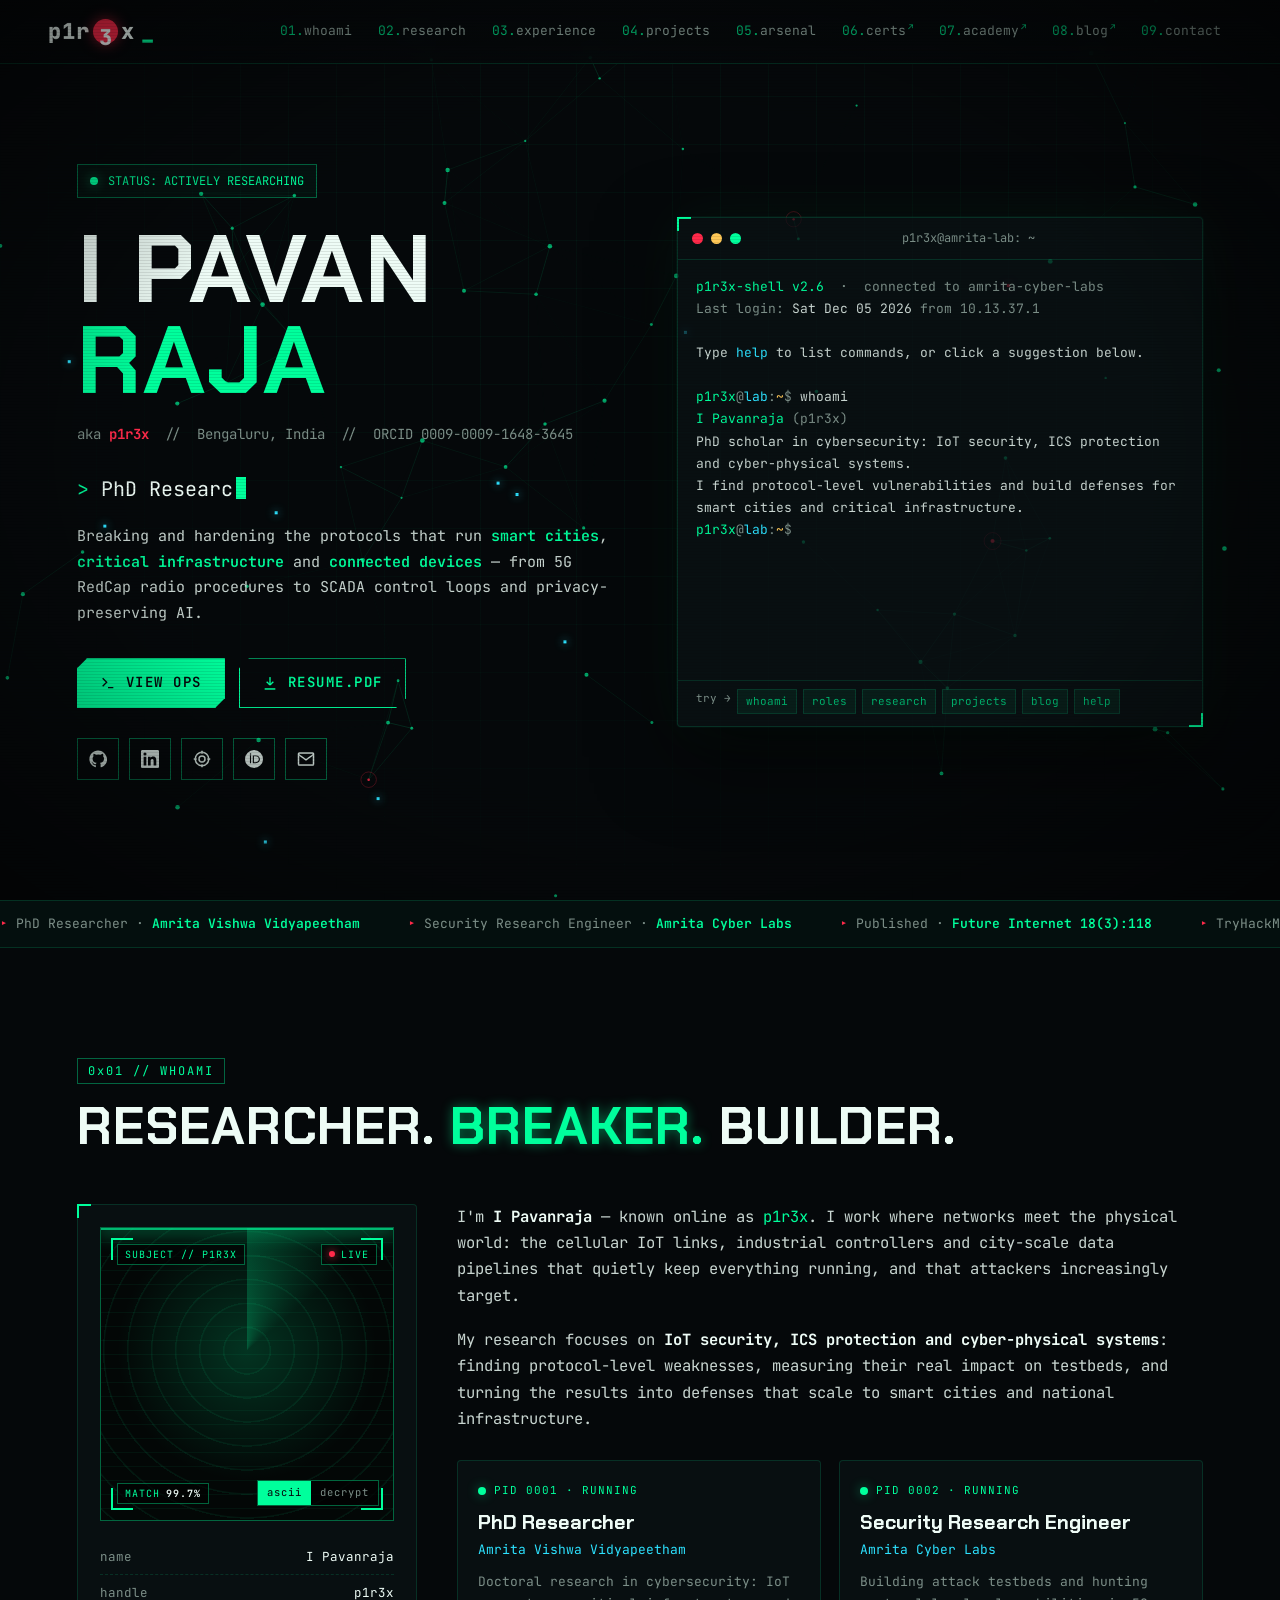
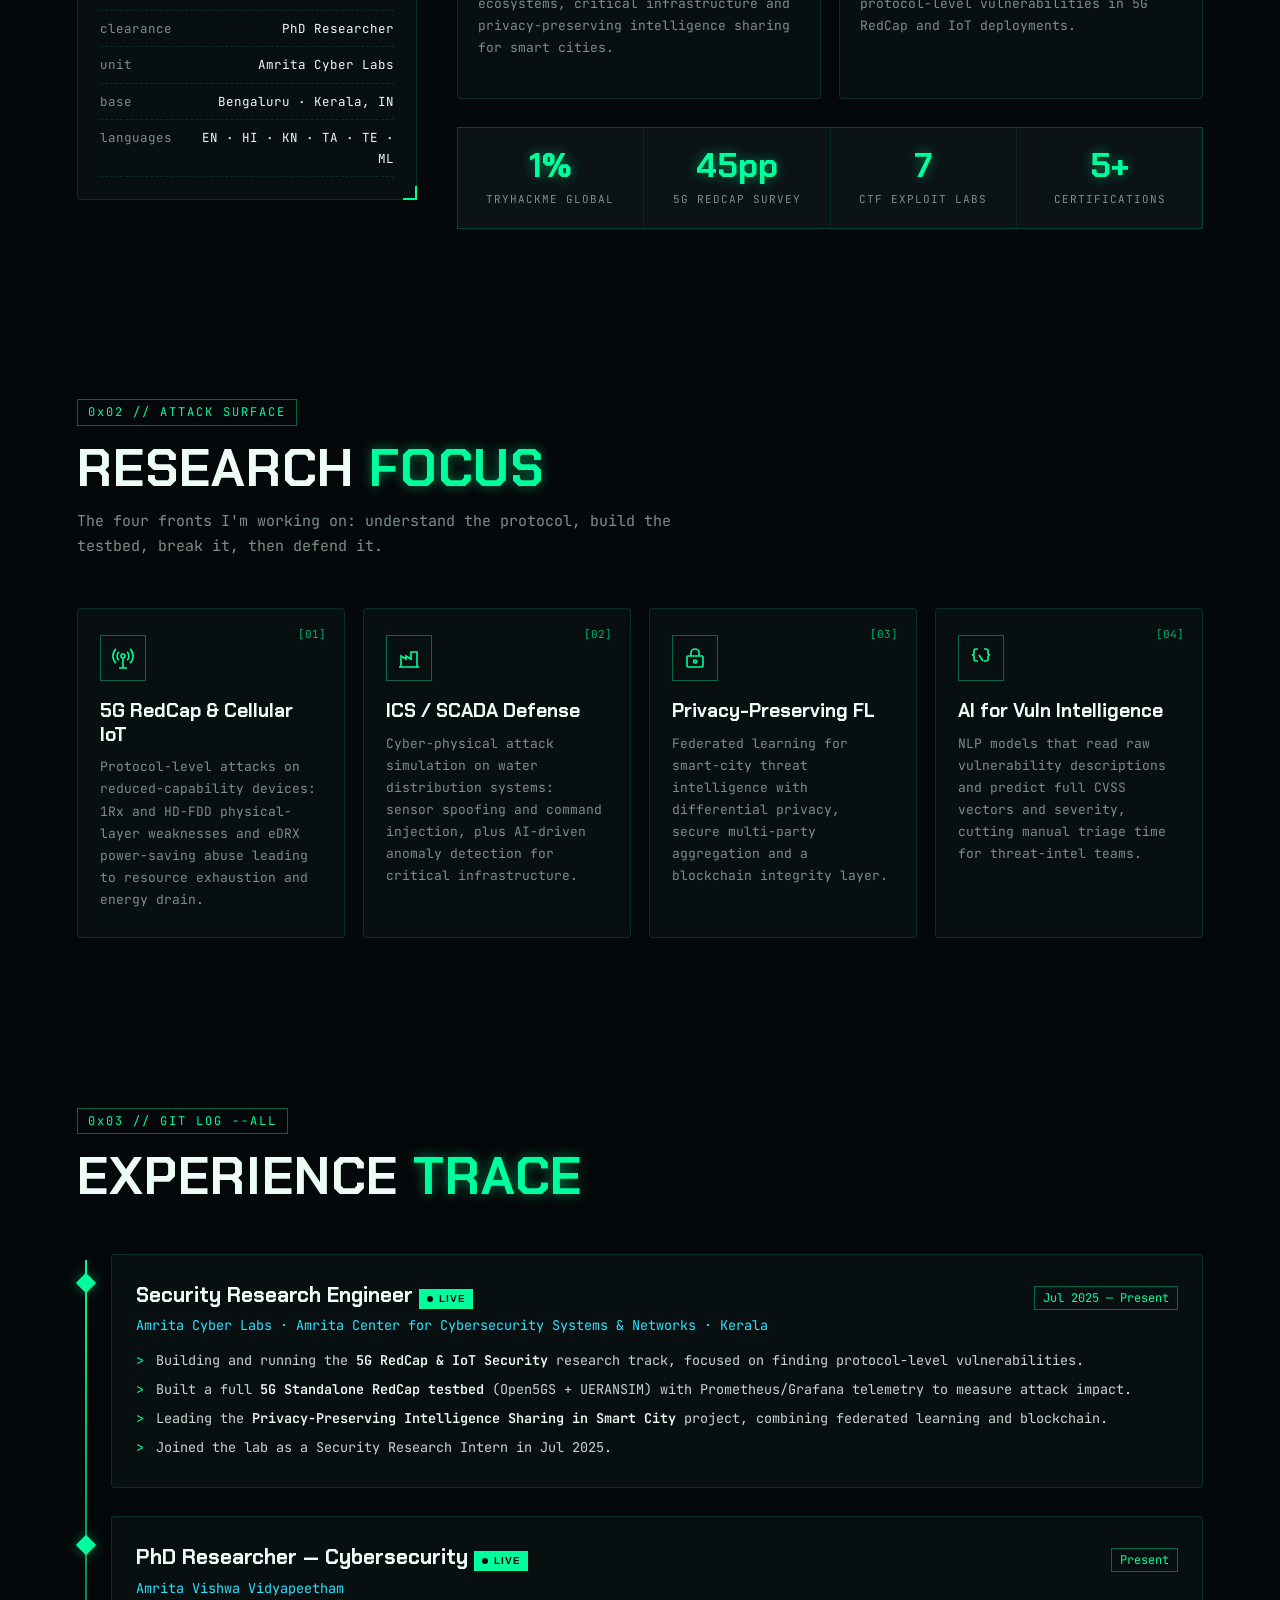
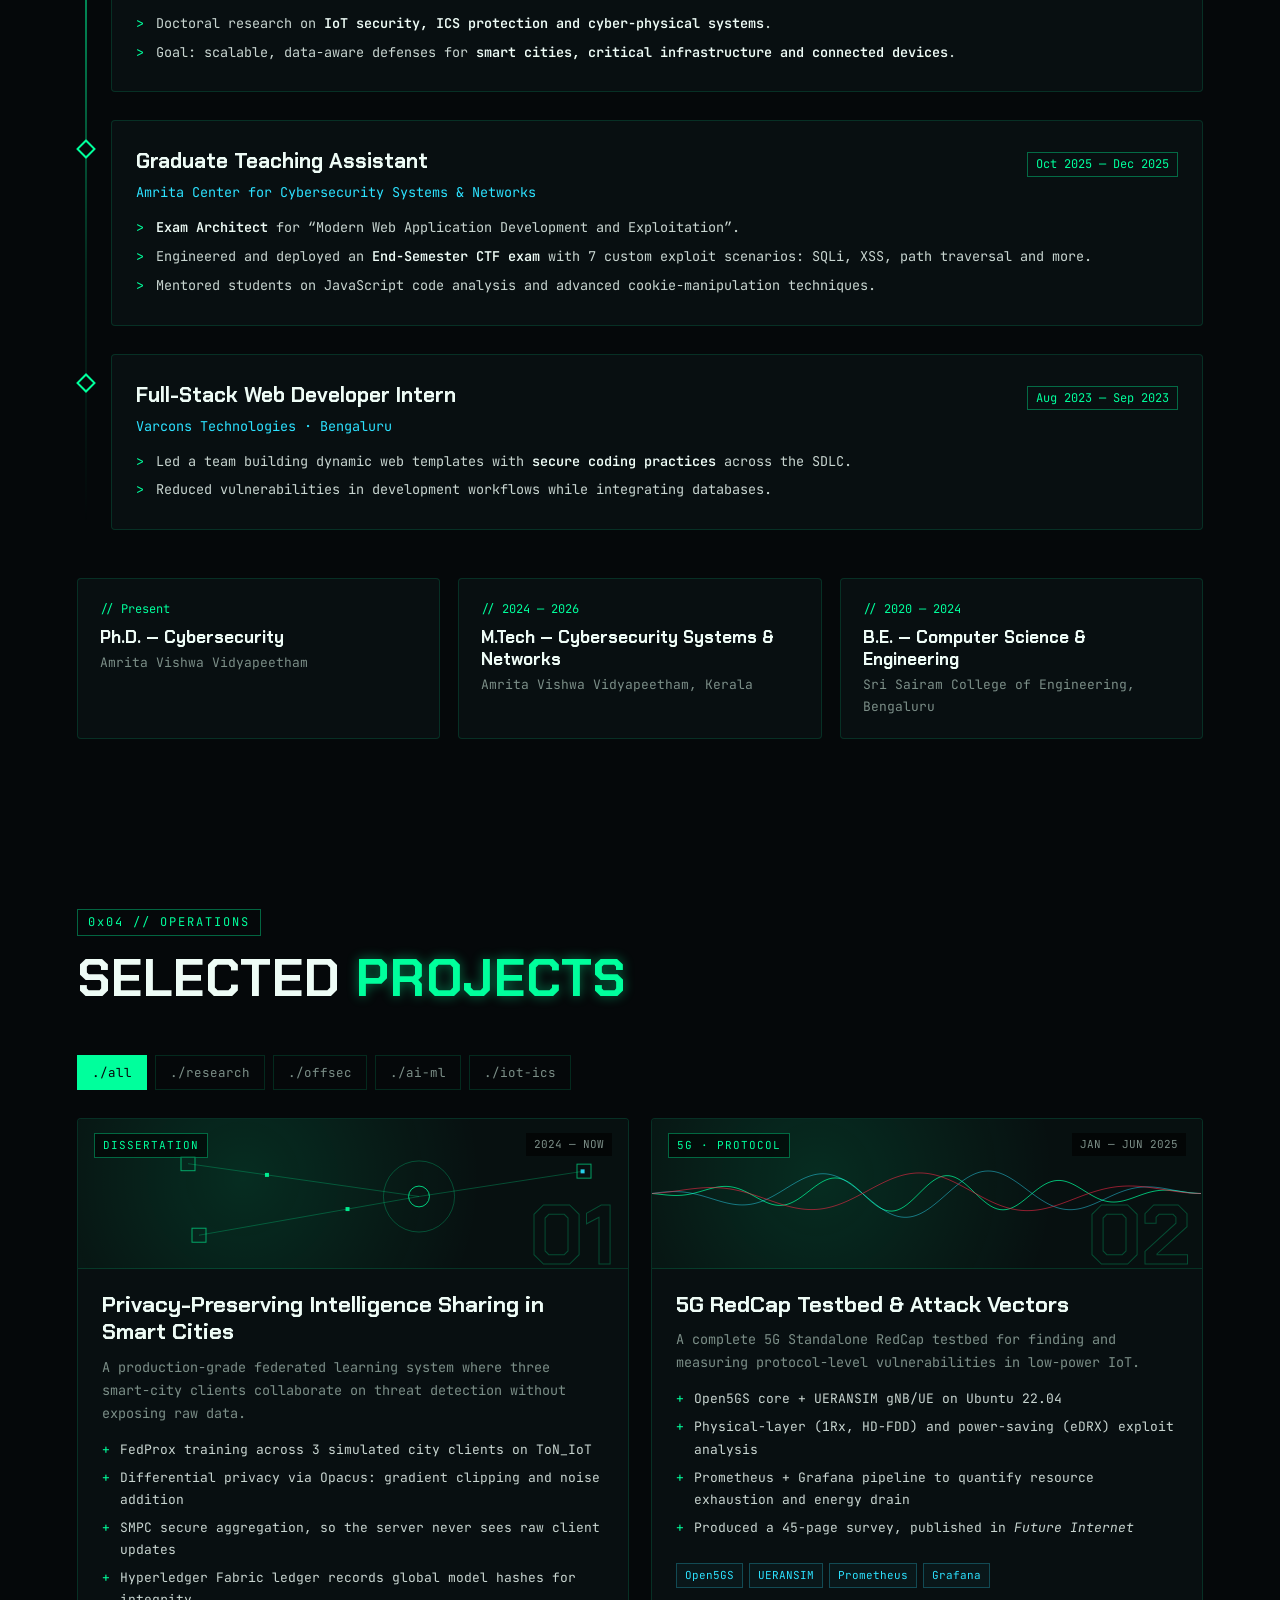
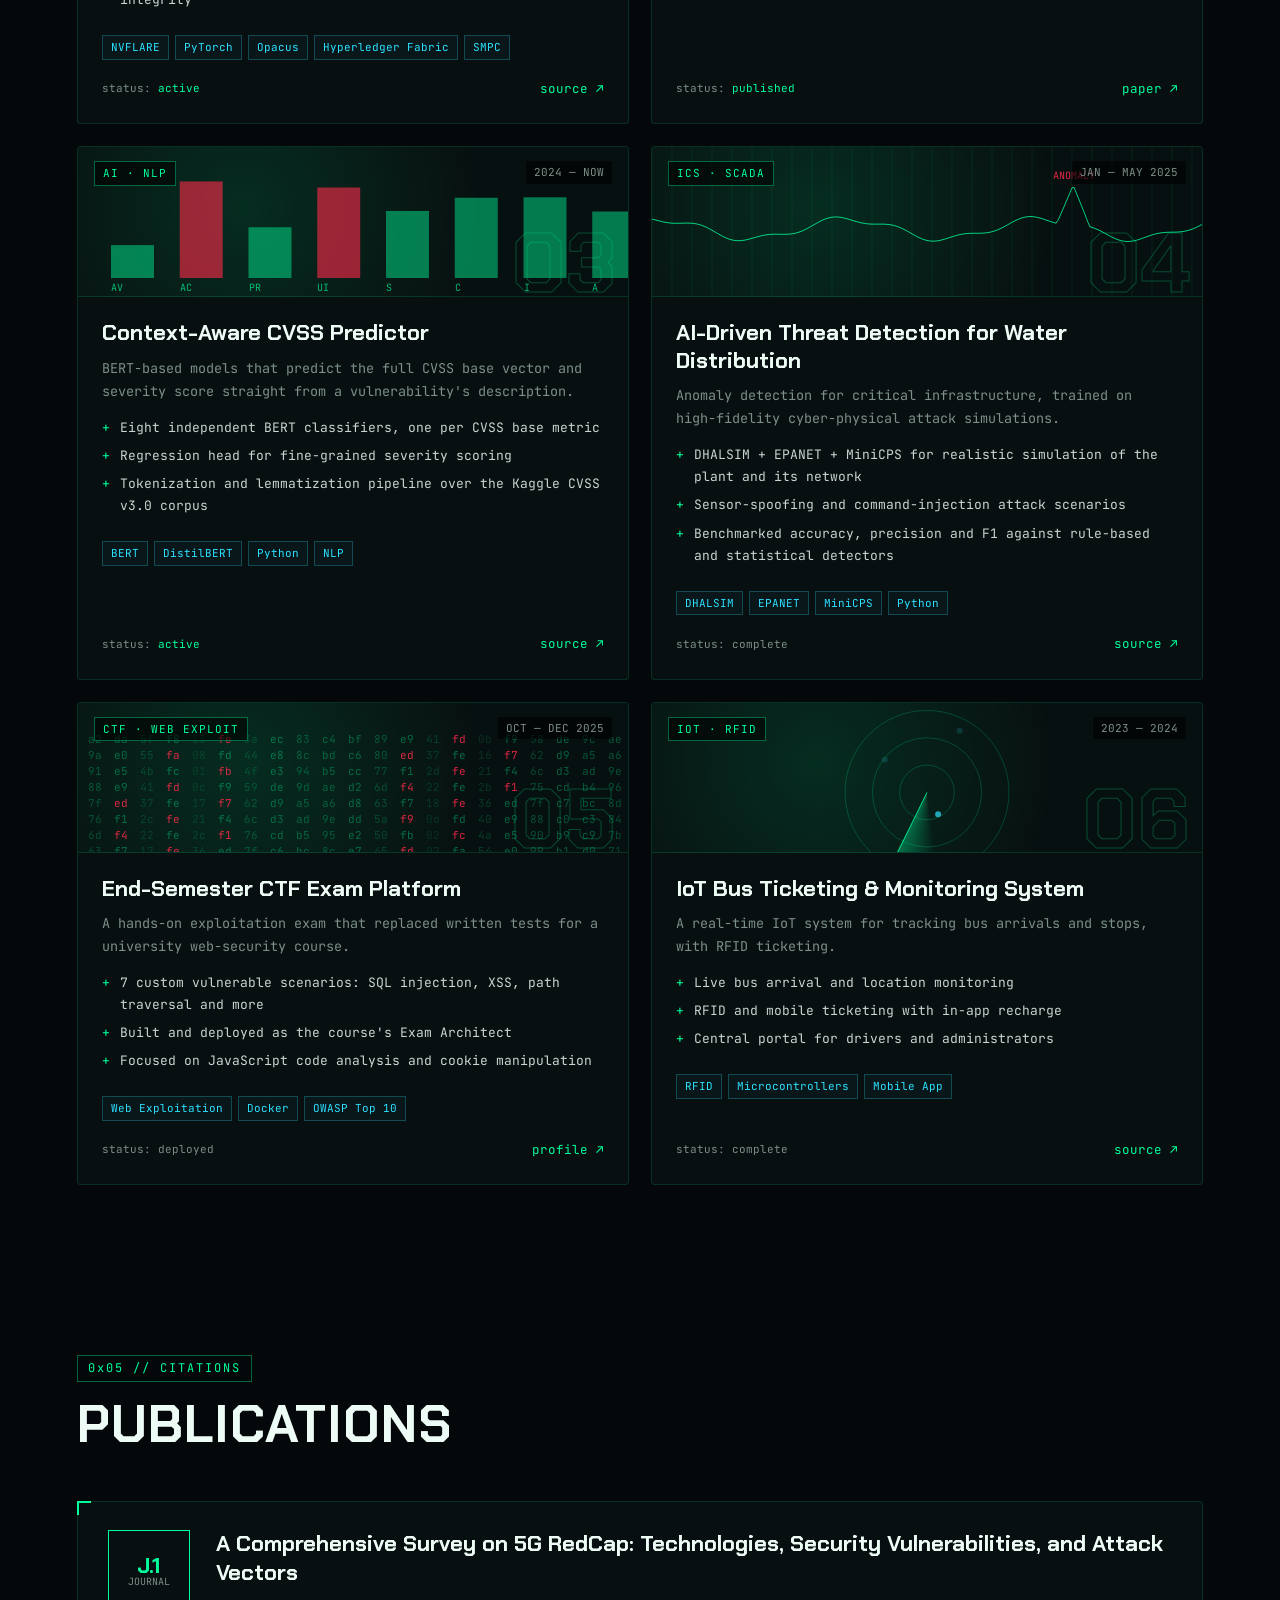
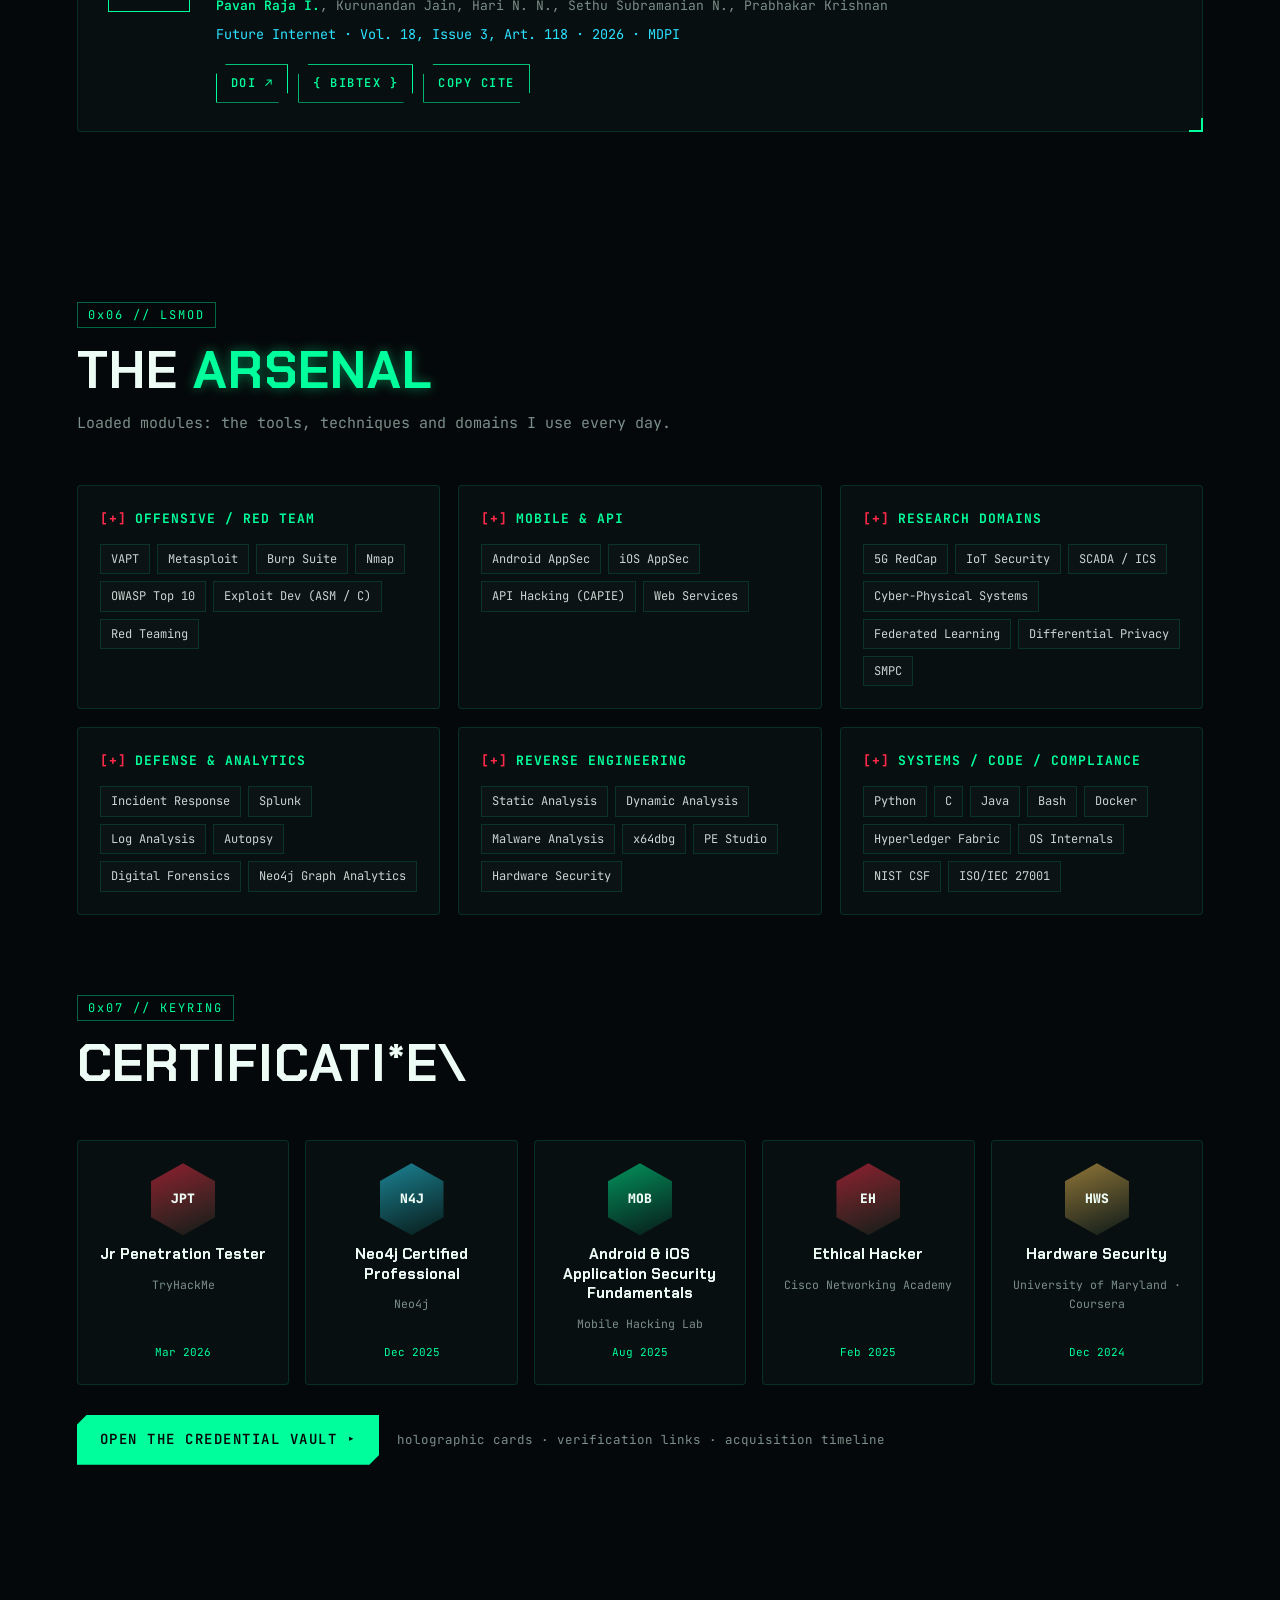
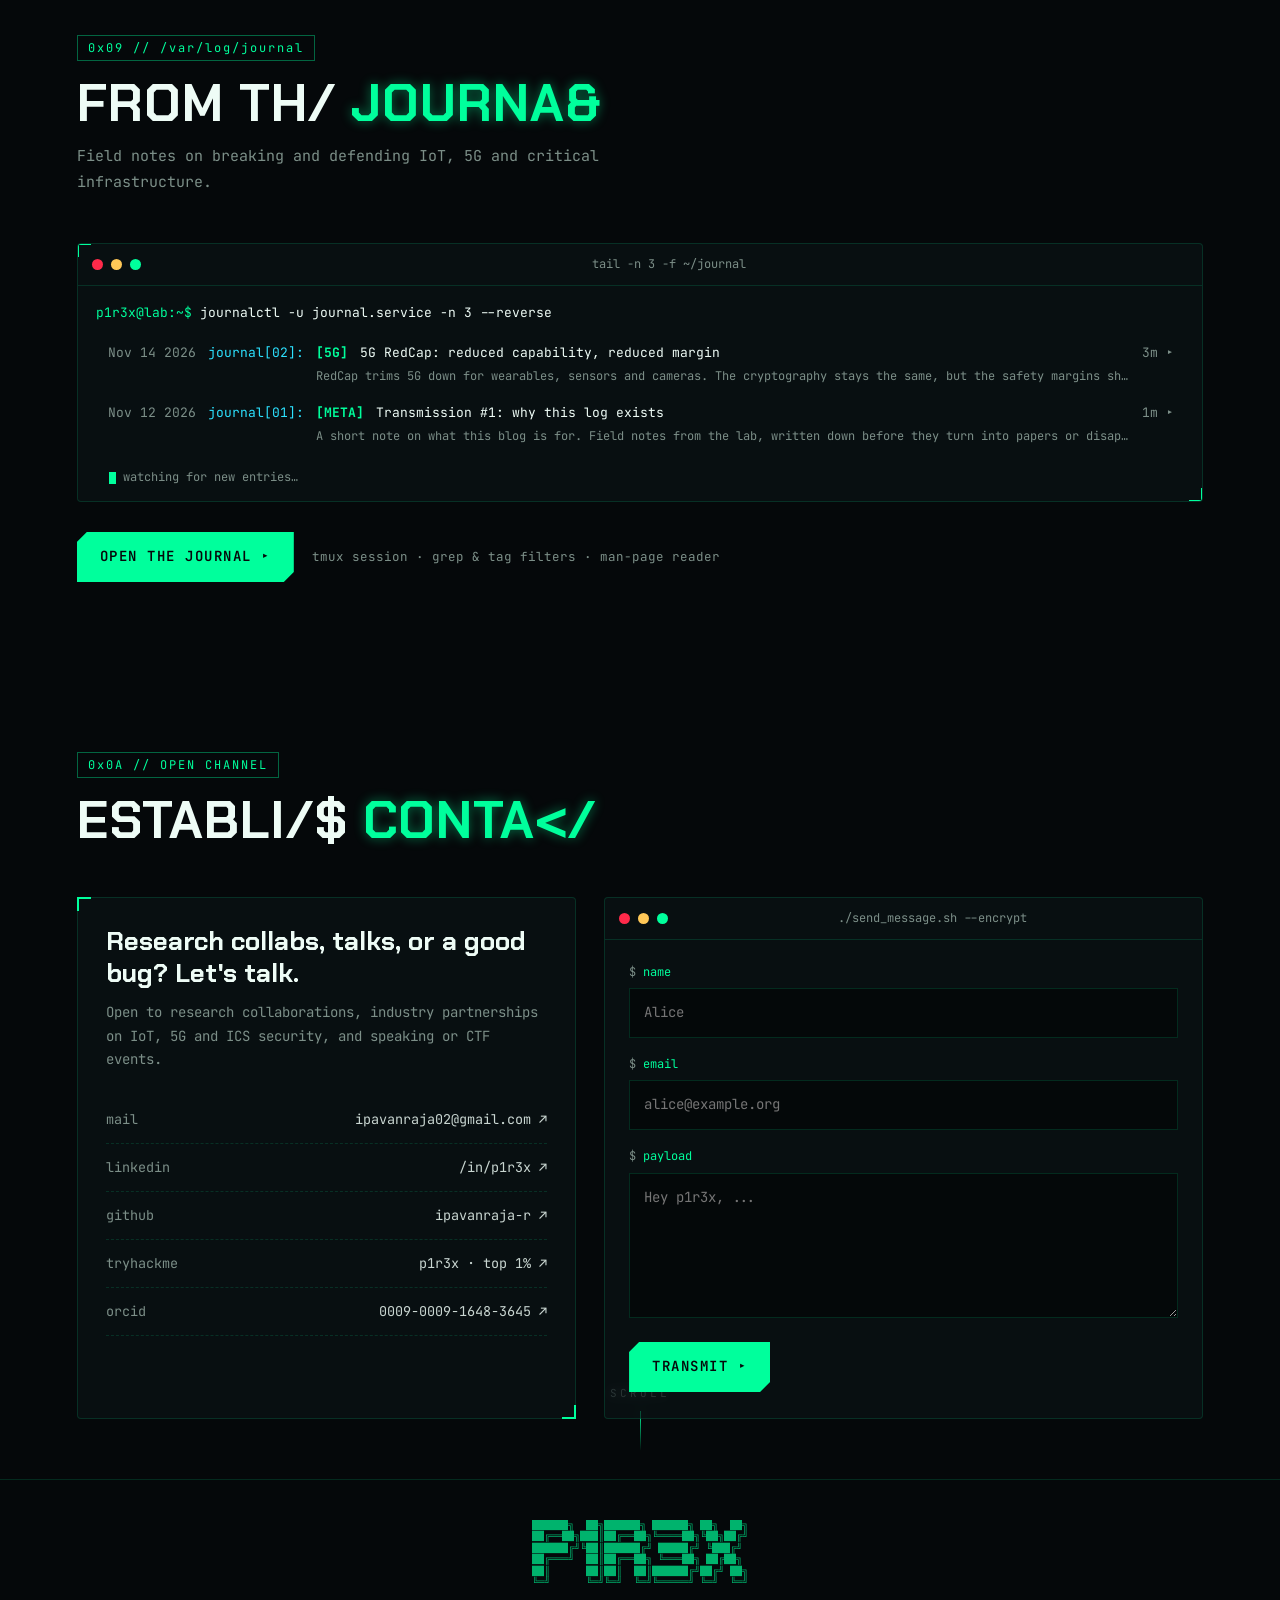
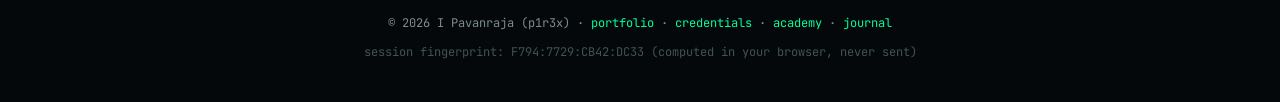
<file: index.html>
<!DOCTYPE html>
<html lang="en">
<head>
  <meta charset="UTF-8">
  <meta name="viewport" content="width=device-width, initial-scale=1.0">
  <title>I Pavanraja · p1r3x</title>
  <meta name="description" content="I Pavanraja (p1r3x) — PhD Researcher at Amrita Vishwa Vidyapeetham and Security Research Engineer at Amrita Cyber Labs. 5G RedCap, IoT, ICS/SCADA and privacy-preserving federated learning security research.">
  <meta name="keywords" content="Pavanraja, p1r3x, cybersecurity researcher, PhD, Amrita, 5G RedCap, IoT security, ICS, SCADA, federated learning, VAPT">
  <meta name="author" content="I Pavanraja">
  <meta name="theme-color" content="#05080a">
  <meta property="og:title" content="I Pavanraja · p1r3x — Cybersecurity Researcher">
  <meta property="og:description" content="PhD Researcher @ Amrita · Security Research Engineer @ Amrita Cyber Labs. 5G RedCap, IoT & critical-infrastructure security.">
  <meta property="og:image" content="assets/img/profile.png">
  <link rel="icon" type="image/png" href="assets/img/profile.png">

  <link rel="preconnect" href="https://fonts.googleapis.com">
  <link rel="preconnect" href="https://fonts.gstatic.com" crossorigin>
  <link href="https://fonts.googleapis.com/css2?family=Chakra+Petch:wght@500;600;700&family=JetBrains+Mono:wght@400;500;600;700;800&display=swap" rel="stylesheet">
  <link rel="stylesheet" href="assets/css/style.css">
</head>

<body class="booting">

  <!-- ============ BOOT SEQUENCE ============ -->
  <div id="boot" aria-hidden="true">
    <button id="boot-skip" type="button">[ skip ▸ ]</button>
    <div id="boot-log"></div>
  </div>

  <canvas id="net" aria-hidden="true"></canvas>
  <div class="grid-bg" aria-hidden="true"></div>
  <div class="crt" aria-hidden="true"></div>

  <!-- ============ NAV ============ -->
  <header class="nav">
    <a href="#home" class="logo" aria-label="p1r3x home">p1r<span class="three">3</span>x<span class="cursor">_</span></a>

    <nav>
      <ul class="nav-links" id="nav-links">
        <li><a href="#about"><span>01.</span>whoami</a></li>
        <li><a href="#research"><span>02.</span>research</a></li>
        <li><a href="#experience"><span>03.</span>experience</a></li>
        <li><a href="#projects"><span>04.</span>projects</a></li>
        <li><a href="#arsenal"><span>05.</span>arsenal</a></li>
        <li><a href="certifications.html" class="ext"><span>06.</span>certs<sup>↗</sup></a></li>
        <li><a href="academy/" class="ext"><span>07.</span>academy<sup>↗</sup></a></li>
        <li><a href="blog/" class="ext"><span>08.</span>blog<sup>↗</sup></a></li>
        <li><a href="#contact"><span>09.</span>contact</a></li>
      </ul>
    </nav>

    <div class="nav-status">
      <span class="dot"></span>
      <span>TLS 1.3 · SECURE</span>
      <span id="clock">--:--:-- IST</span>
    </div>
    <button class="menu-btn" id="menu-btn" aria-label="Toggle menu" aria-expanded="false">[ menu ]</button>
  </header>

  <main>
    <!-- ============ HERO ============ -->
    <section class="hero" id="home">
      <div class="hero-left">
        <div class="hero-tag"><span class="dot"></span> STATUS: ACTIVELY RESEARCHING</div>

        <h1 class="hero-name">
          <span class="glitch" data-text="I Pavan">I Pavan</span><br>
          <span class="glitch hl" data-text="Raja">Raja</span>
        </h1>
        <p class="hero-handle">aka <b>p1r3x</b> &nbsp;//&nbsp; Bengaluru, India &nbsp;//&nbsp; ORCID 0009-0009-1648-3645</p>

        <p class="hero-role"><span class="prompt">&gt;</span> <span id="typed"></span><span class="typed-cursor"></span></p>

        <p class="hero-desc">
          Breaking and hardening the protocols that run <strong>smart cities</strong>,
          <strong>critical infrastructure</strong> and <strong>connected devices</strong> —
          from 5G RedCap radio procedures to SCADA control loops and privacy-preserving AI.
        </p>

        <div class="hero-cta">
          <a href="#projects" class="btn solid">
            <svg viewBox="0 0 24 24" fill="none" stroke="currentColor" stroke-width="2"><path d="M4 17l6-6-6-6M12 19h8"/></svg>
            View Ops
          </a>
          <a href="PavanRaja_resume.pdf" class="btn" target="_blank" rel="noopener">
            <svg viewBox="0 0 24 24" fill="none" stroke="currentColor" stroke-width="2"><path d="M12 3v12m0 0l-5-5m5 5l5-5M4 21h16"/></svg>
            Resume.pdf
          </a>
        </div>

        <div class="socials">
          <a href="https://github.com/ipavanraja-r" target="_blank" rel="noopener" aria-label="GitHub" title="GitHub">
            <svg viewBox="0 0 24 24" fill="currentColor"><path d="M12 .5C5.7.5.5 5.7.5 12c0 5.1 3.3 9.4 7.9 10.9.6.1.8-.3.8-.6v-2c-3.2.7-3.9-1.5-3.9-1.5-.5-1.3-1.3-1.7-1.3-1.7-1-.7.1-.7.1-.7 1.2.1 1.8 1.2 1.8 1.2 1 1.8 2.8 1.3 3.5 1 .1-.8.4-1.3.7-1.6-2.6-.3-5.3-1.3-5.3-5.7 0-1.3.5-2.3 1.2-3.1-.1-.3-.5-1.5.1-3.1 0 0 1-.3 3.3 1.2a11.5 11.5 0 016 0c2.3-1.5 3.3-1.2 3.3-1.2.6 1.6.2 2.8.1 3.1.8.8 1.2 1.9 1.2 3.1 0 4.4-2.7 5.4-5.3 5.7.4.4.8 1.1.8 2.2v3.3c0 .3.2.7.8.6 4.6-1.5 7.9-5.8 7.9-10.9C23.5 5.7 18.3.5 12 .5z"/></svg>
          </a>
          <a href="https://www.linkedin.com/in/p1r3x" target="_blank" rel="noopener" aria-label="LinkedIn" title="LinkedIn">
            <svg viewBox="0 0 24 24" fill="currentColor"><path d="M20.4 20.5h-3.6v-5.6c0-1.3 0-3-1.8-3s-2.1 1.4-2.1 2.9v5.7H9.3V9h3.4v1.6c.5-.9 1.6-1.8 3.4-1.8 3.6 0 4.3 2.4 4.3 5.5v6.2zM5.3 7.4a2.1 2.1 0 110-4.2 2.1 2.1 0 010 4.2zM7.1 20.5H3.5V9h3.6v11.5zM22.2 0H1.8C.8 0 0 .8 0 1.7v20.6c0 .9.8 1.7 1.8 1.7h20.4c1 0 1.8-.8 1.8-1.7V1.7C24 .8 23.2 0 22.2 0z"/></svg>
          </a>
          <a href="https://tryhackme.com/p/p1r3x" target="_blank" rel="noopener" aria-label="TryHackMe" title="TryHackMe — Top 1%">
            <svg viewBox="0 0 24 24" fill="none" stroke="currentColor" stroke-width="2"><circle cx="12" cy="12" r="9"/><circle cx="12" cy="12" r="4"/><path d="M12 1v4M12 19v4M1 12h4M19 12h4"/></svg>
          </a>
          <a href="https://orcid.org/0009-0009-1648-3645" target="_blank" rel="noopener" aria-label="ORCID" title="ORCID">
            <svg viewBox="0 0 24 24" fill="currentColor"><path d="M12 0a12 12 0 100 24 12 12 0 000-24zM8.1 17.6H6.6V7.1h1.5v10.5zM7.4 6.2a1 1 0 110-2 1 1 0 010 2zm3 1h4c3.9 0 5.5 2.8 5.5 5.2 0 2.7-2.1 5.2-5.5 5.2h-4V7.2zm1.5 1.3v7.7h2.4c3.4 0 4.1-2.6 4.1-3.9 0-2.1-1.3-3.9-4.2-3.9h-2.3z"/></svg>
          </a>
          <a href="mailto:ipavanraja02@gmail.com" aria-label="Email" title="Email">
            <svg viewBox="0 0 24 24" fill="none" stroke="currentColor" stroke-width="2"><rect x="2" y="4" width="20" height="16" rx="1"/><path d="M2 6l10 7 10-7"/></svg>
          </a>
        </div>
      </div>

      <!-- interactive terminal -->
      <div class="terminal panel corners">
        <div class="panel-bar"><i></i><i></i><i></i><span class="title">p1r3x@amrita-lab: ~</span></div>
        <div class="term-body" id="term-body">
          <div id="term-out"></div>
          <div class="term-input-row">
            <span class="ps"><span class="mono-green">p1r3x</span><span class="dim">@</span><span class="cyan">lab</span><span class="dim">:</span><span class="amber">~</span><span class="dim">$</span></span>
            <input id="term-input" type="text" autocomplete="off" spellcheck="false" aria-label="Terminal input">
          </div>
        </div>
        <div class="term-hint">
          <span>try →</span>
          <button data-cmd="whoami">whoami</button>
          <button data-cmd="roles">roles</button>
          <button data-cmd="research">research</button>
          <button data-cmd="projects">projects</button>
          <button data-cmd="blog">blog</button>
          <button data-cmd="help">help</button>
        </div>
      </div>

      <div class="scroll-ind">SCROLL</div>
    </section>

    <!-- ============ TICKER ============ -->
    <div class="ticker" aria-hidden="true">
      <div class="ticker-track" id="ticker">
        <span>PhD Researcher · <b>Amrita Vishwa Vidyapeetham</b></span>
        <span>Security Research Engineer · <b>Amrita Cyber Labs</b></span>
        <span>Published · <b>Future Internet 18(3):118</b></span>
        <span>TryHackMe · <b>Global Top 1%</b></span>
        <span>5G RedCap · <b>1Rx / HD-FDD / eDRX attack surface</b></span>
        <span>ICS/SCADA · <b>DHALSIM + EPANET</b></span>
        <span>Federated Learning · <b>FedProx + DP + SMPC</b></span>
        <span>CTF Author · <b>7 custom exploit scenarios</b></span>
      </div>
    </div>

    <!-- ============ ABOUT ============ -->
    <section id="about">
      <div class="sec-head reveal">
        <span class="sec-id">0x01 // WHOAMI</span>
        <h2 class="sec-title" data-scramble>Researcher. <span class="hl">Breaker.</span> Builder.</h2>
      </div>

      <div class="about-grid">
        <aside class="id-card panel corners reveal">
          <div class="portrait" id="portrait" data-mode="ascii" title="Hover or tap to decrypt">
            <div class="portrait-bg" aria-hidden="true"></div>
            <img id="portrait-src" class="portrait-img" src="assets/img/profile.png" alt="Portrait of I Pavanraja">
            <canvas id="portrait-canvas" aria-hidden="true"></canvas>
            <div class="reticle" aria-hidden="true"><span></span><span></span><span></span><span></span></div>
            <div class="hud hud-tl" aria-hidden="true">SUBJECT // P1R3X</div>
            <div class="hud hud-tr" aria-hidden="true"><span class="dot"></span> LIVE</div>
            <div class="hud hud-bl" aria-hidden="true">MATCH <b>99.7%</b></div>
            <div class="portrait-modes" role="group" aria-label="Portrait style">
              <button type="button" data-mode="ascii" class="on">ascii</button>
              <button type="button" data-mode="photo">decrypt</button>
            </div>
          </div>
          <dl class="id-meta">
            <div><dt>name</dt><dd>I Pavanraja</dd></div>
            <div><dt>handle</dt><dd class="red">p1r3x</dd></div>
            <div><dt>clearance</dt><dd>PhD Researcher</dd></div>
            <div><dt>unit</dt><dd>Amrita Cyber Labs</dd></div>
            <div><dt>base</dt><dd>Bengaluru · Kerala, IN</dd></div>
            <div><dt>languages</dt><dd>EN · HI · KN · TA · TE · ML</dd></div>
          </dl>
        </aside>

        <div class="about-text reveal">
          <p>
            I'm <strong>I Pavanraja</strong> — known online as <span class="hl">p1r3x</span>. I work where
            networks meet the physical world: the cellular IoT links, industrial controllers and city-scale data
            pipelines that quietly keep everything running, and that attackers increasingly target.
          </p>
          <p>
            My research focuses on <strong>IoT security, ICS protection and cyber-physical systems</strong>:
            finding protocol-level weaknesses, measuring their real impact on testbeds, and turning the results into
            defenses that scale to smart cities and national infrastructure.
          </p>

          <div class="roles">
            <article class="role-card panel">
              <div class="proc"><span class="dot"></span> PID 0001 · RUNNING</div>
              <h3>PhD Researcher</h3>
              <div class="org">Amrita Vishwa Vidyapeetham</div>
              <p>Doctoral research in cybersecurity: IoT ecosystems, critical infrastructure and privacy-preserving intelligence sharing for smart cities.</p>
            </article>
            <article class="role-card panel">
              <div class="proc"><span class="dot"></span> PID 0002 · RUNNING</div>
              <h3>Security Research Engineer</h3>
              <div class="org">Amrita Cyber Labs</div>
              <p>Building attack testbeds and hunting protocol-level vulnerabilities in 5G RedCap and IoT deployments.</p>
            </article>
          </div>

          <div class="stats">
            <div class="stat"><div class="num"><span data-count="1">0</span>%</div><div class="lbl">TryHackMe Global</div></div>
            <div class="stat"><div class="num"><span data-count="45">0</span>pp</div><div class="lbl">5G RedCap Survey</div></div>
            <div class="stat"><div class="num"><span data-count="7">0</span></div><div class="lbl">CTF Exploit Labs</div></div>
            <div class="stat"><div class="num"><span data-count="5">0</span>+</div><div class="lbl">Certifications</div></div>
          </div>
        </div>
      </div>
    </section>

    <!-- ============ RESEARCH ============ -->
    <section id="research">
      <div class="sec-head reveal">
        <span class="sec-id">0x02 // ATTACK SURFACE</span>
        <h2 class="sec-title" data-scramble>Research <span class="hl">Focus</span></h2>
        <p class="sec-sub">The four fronts I'm working on: understand the protocol, build the testbed, break it, then defend it.</p>
      </div>

      <div class="focus-grid">
        <article class="focus panel reveal">
          <span class="idx">[01]</span>
          <div class="ico"><svg viewBox="0 0 24 24" fill="none" stroke="currentColor" stroke-width="1.6"><path d="M12 12v10M8 22h8"/><circle cx="12" cy="10" r="2"/><path d="M7.8 5.8a6 6 0 000 8.4M16.2 5.8a6 6 0 010 8.4M4.9 2.9a10 10 0 000 14.2M19.1 2.9a10 10 0 010 14.2"/></svg></div>
          <h3>5G RedCap &amp; Cellular IoT</h3>
          <p>Protocol-level attacks on reduced-capability devices: 1Rx and HD-FDD physical-layer weaknesses and eDRX power-saving abuse leading to resource exhaustion and energy drain.</p>
        </article>
        <article class="focus panel reveal">
          <span class="idx">[02]</span>
          <div class="ico"><svg viewBox="0 0 24 24" fill="none" stroke="currentColor" stroke-width="1.6"><path d="M2 21h20M4 21V10l5 3V10l5 3V6h6v15"/><path d="M17 9h0M17 13h0M17 17h0"/></svg></div>
          <h3>ICS / SCADA Defense</h3>
          <p>Cyber-physical attack simulation on water distribution systems: sensor spoofing and command injection, plus AI-driven anomaly detection for critical infrastructure.</p>
        </article>
        <article class="focus panel reveal">
          <span class="idx">[03]</span>
          <div class="ico"><svg viewBox="0 0 24 24" fill="none" stroke="currentColor" stroke-width="1.6"><rect x="4" y="10" width="16" height="11" rx="1"/><path d="M8 10V7a4 4 0 018 0v3"/><circle cx="12" cy="15.5" r="1.5"/></svg></div>
          <h3>Privacy-Preserving FL</h3>
          <p>Federated learning for smart-city threat intelligence with differential privacy, secure multi-party aggregation and a blockchain integrity layer.</p>
        </article>
        <article class="focus panel reveal">
          <span class="idx">[04]</span>
          <div class="ico"><svg viewBox="0 0 24 24" fill="none" stroke="currentColor" stroke-width="1.6"><path d="M9 3H7a2 2 0 00-2 2v2a2 2 0 01-2 2 2 2 0 012 2v2a2 2 0 002 2h2M15 3h2a2 2 0 012 2v2a2 2 0 002 2 2 2 0 00-2 2v2a2 2 0 01-2 2h-2"/><path d="M10 9l4 6"/></svg></div>
          <h3>AI for Vuln Intelligence</h3>
          <p>NLP models that read raw vulnerability descriptions and predict full CVSS vectors and severity, cutting manual triage time for threat-intel teams.</p>
        </article>
      </div>
    </section>

    <!-- ============ EXPERIENCE ============ -->
    <section id="experience">
      <div class="sec-head reveal">
        <span class="sec-id">0x03 // GIT LOG --ALL</span>
        <h2 class="sec-title" data-scramble>Experience <span class="hl">Trace</span></h2>
      </div>

      <div class="timeline">
        <div class="t-item live reveal">
          <div class="t-card panel">
            <div class="t-head">
              <h3>Security Research Engineer <span class="badge-live">LIVE</span></h3>
              <span class="t-date">Jul 2025 — Present</span>
            </div>
            <div class="t-org">Amrita Cyber Labs · Amrita Center for Cybersecurity Systems &amp; Networks · Kerala</div>
            <ul>
              <li>Building and running the <b>5G RedCap &amp; IoT Security</b> research track, focused on finding protocol-level vulnerabilities.</li>
              <li>Built a full <b>5G Standalone RedCap testbed</b> (Open5GS + UERANSIM) with Prometheus/Grafana telemetry to measure attack impact.</li>
              <li>Leading the <b>Privacy-Preserving Intelligence Sharing in Smart City</b> project, combining federated learning and blockchain.</li>
              <li>Joined the lab as a Security Research Intern in Jul 2025.</li>
            </ul>
          </div>
        </div>

        <div class="t-item live reveal">
          <div class="t-card panel">
            <div class="t-head">
              <h3>PhD Researcher — Cybersecurity <span class="badge-live">LIVE</span></h3>
              <span class="t-date">Present</span>
            </div>
            <div class="t-org">Amrita Vishwa Vidyapeetham</div>
            <ul>
              <li>Doctoral research on <b>IoT security, ICS protection and cyber-physical systems</b>.</li>
              <li>Goal: scalable, data-aware defenses for <b>smart cities, critical infrastructure and connected devices</b>.</li>
            </ul>
          </div>
        </div>

        <div class="t-item reveal">
          <div class="t-card panel">
            <div class="t-head">
              <h3>Graduate Teaching Assistant</h3>
              <span class="t-date">Oct 2025 — Dec 2025</span>
            </div>
            <div class="t-org">Amrita Center for Cybersecurity Systems &amp; Networks</div>
            <ul>
              <li><b>Exam Architect</b> for “Modern Web Application Development and Exploitation”.</li>
              <li>Engineered and deployed an <b>End-Semester CTF exam</b> with 7 custom exploit scenarios: SQLi, XSS, path traversal and more.</li>
              <li>Mentored students on JavaScript code analysis and advanced cookie-manipulation techniques.</li>
            </ul>
          </div>
        </div>

        <div class="t-item reveal">
          <div class="t-card panel">
            <div class="t-head">
              <h3>Full-Stack Web Developer Intern</h3>
              <span class="t-date">Aug 2023 — Sep 2023</span>
            </div>
            <div class="t-org">Varcons Technologies · Bengaluru</div>
            <ul>
              <li>Led a team building dynamic web templates with <b>secure coding practices</b> across the SDLC.</li>
              <li>Reduced vulnerabilities in development workflows while integrating databases.</li>
            </ul>
          </div>
        </div>
      </div>

      <div class="edu-grid">
        <div class="edu panel reveal">
          <div class="yr">// Present</div>
          <h4>Ph.D. — Cybersecurity</h4>
          <p>Amrita Vishwa Vidyapeetham</p>
        </div>
        <div class="edu panel reveal">
          <div class="yr">// 2024 — 2026</div>
          <h4>M.Tech — Cybersecurity Systems &amp; Networks</h4>
          <p>Amrita Vishwa Vidyapeetham, Kerala</p>
        </div>
        <div class="edu panel reveal">
          <div class="yr">// 2020 — 2024</div>
          <h4>B.E. — Computer Science &amp; Engineering</h4>
          <p>Sri Sairam College of Engineering, Bengaluru</p>
        </div>
      </div>
    </section>

    <!-- ============ PROJECTS ============ -->
    <section id="projects">
      <div class="sec-head reveal">
        <span class="sec-id">0x04 // OPERATIONS</span>
        <h2 class="sec-title" data-scramble>Selected <span class="hl">Projects</span></h2>
      </div>

      <div class="filters reveal" role="tablist">
        <button class="on" data-filter="all">./all</button>
        <button data-filter="research">./research</button>
        <button data-filter="offsec">./offsec</button>
        <button data-filter="ai">./ai-ml</button>
        <button data-filter="iot">./iot-ics</button>
      </div>

      <div class="proj-grid">
        <article class="proj panel reveal" data-cat="research ai iot">
          <div class="proj-top">
            <canvas data-viz="mesh"></canvas>
            <span class="cat">DISSERTATION</span><span class="when">2024 — NOW</span><span class="big">01</span>
          </div>
          <div class="proj-body">
            <h3>Privacy-Preserving Intelligence Sharing in Smart Cities</h3>
            <p>A production-grade federated learning system where three smart-city clients collaborate on threat detection without exposing raw data.</p>
            <ul>
              <li>FedProx training across 3 simulated city clients on ToN_IoT</li>
              <li>Differential privacy via Opacus: gradient clipping and noise addition</li>
              <li>SMPC secure aggregation, so the server never sees raw client updates</li>
              <li>Hyperledger Fabric ledger records global model hashes for integrity</li>
            </ul>
            <div class="tags"><span class="tag">NVFLARE</span><span class="tag">PyTorch</span><span class="tag">Opacus</span><span class="tag">Hyperledger Fabric</span><span class="tag">SMPC</span></div>
            <div class="proj-foot"><span class="sev">status: <span class="mono-green">active</span></span><a href="https://github.com/ipavanraja-r" target="_blank" rel="noopener">source ↗</a></div>
          </div>
        </article>

        <article class="proj panel reveal" data-cat="research offsec iot">
          <div class="proj-top">
            <canvas data-viz="wave"></canvas>
            <span class="cat">5G · PROTOCOL</span><span class="when">JAN — JUN 2025</span><span class="big">02</span>
          </div>
          <div class="proj-body">
            <h3>5G RedCap Testbed &amp; Attack Vectors</h3>
            <p>A complete 5G Standalone RedCap testbed for finding and measuring protocol-level vulnerabilities in low-power IoT.</p>
            <ul>
              <li>Open5GS core + UERANSIM gNB/UE on Ubuntu 22.04</li>
              <li>Physical-layer (1Rx, HD-FDD) and power-saving (eDRX) exploit analysis</li>
              <li>Prometheus + Grafana pipeline to quantify resource exhaustion and energy drain</li>
              <li>Produced a 45-page survey, published in <i>Future Internet</i></li>
            </ul>
            <div class="tags"><span class="tag">Open5GS</span><span class="tag">UERANSIM</span><span class="tag">Prometheus</span><span class="tag">Grafana</span></div>
            <div class="proj-foot"><span class="sev">status: <span class="mono-green">published</span></span><a href="https://doi.org/10.3390/fi18030118" target="_blank" rel="noopener">paper ↗</a></div>
          </div>
        </article>

        <article class="proj panel reveal" data-cat="research ai">
          <div class="proj-top">
            <canvas data-viz="bars"></canvas>
            <span class="cat">AI · NLP</span><span class="when">2024 — NOW</span><span class="big">03</span>
          </div>
          <div class="proj-body">
            <h3>Context-Aware CVSS Predictor</h3>
            <p>BERT-based models that predict the full CVSS base vector and severity score straight from a vulnerability's description.</p>
            <ul>
              <li>Eight independent BERT classifiers, one per CVSS base metric</li>
              <li>Regression head for fine-grained severity scoring</li>
              <li>Tokenization and lemmatization pipeline over the Kaggle CVSS v3.0 corpus</li>
            </ul>
            <div class="tags"><span class="tag">BERT</span><span class="tag">DistilBERT</span><span class="tag">Python</span><span class="tag">NLP</span></div>
            <div class="proj-foot"><span class="sev">status: <span class="mono-green">active</span></span><a href="https://github.com/ipavanraja-r" target="_blank" rel="noopener">source ↗</a></div>
          </div>
        </article>

        <article class="proj panel reveal" data-cat="research ai iot">
          <div class="proj-top">
            <canvas data-viz="scope"></canvas>
            <span class="cat">ICS · SCADA</span><span class="when">JAN — MAY 2025</span><span class="big">04</span>
          </div>
          <div class="proj-body">
            <h3>AI-Driven Threat Detection for Water Distribution</h3>
            <p>Anomaly detection for critical infrastructure, trained on high-fidelity cyber-physical attack simulations.</p>
            <ul>
              <li>DHALSIM + EPANET + MiniCPS for realistic simulation of the plant and its network</li>
              <li>Sensor-spoofing and command-injection attack scenarios</li>
              <li>Benchmarked accuracy, precision and F1 against rule-based and statistical detectors</li>
            </ul>
            <div class="tags"><span class="tag">DHALSIM</span><span class="tag">EPANET</span><span class="tag">MiniCPS</span><span class="tag">Python</span></div>
            <div class="proj-foot"><span class="sev">status: <span class="dim">complete</span></span><a href="https://github.com/ipavanraja-r" target="_blank" rel="noopener">source ↗</a></div>
          </div>
        </article>

        <article class="proj panel reveal" data-cat="offsec">
          <div class="proj-top">
            <canvas data-viz="hex"></canvas>
            <span class="cat">CTF · WEB EXPLOIT</span><span class="when">OCT — DEC 2025</span><span class="big">05</span>
          </div>
          <div class="proj-body">
            <h3>End-Semester CTF Exam Platform</h3>
            <p>A hands-on exploitation exam that replaced written tests for a university web-security course.</p>
            <ul>
              <li>7 custom vulnerable scenarios: SQL injection, XSS, path traversal and more</li>
              <li>Built and deployed as the course's Exam Architect</li>
              <li>Focused on JavaScript code analysis and cookie manipulation</li>
            </ul>
            <div class="tags"><span class="tag">Web Exploitation</span><span class="tag">Docker</span><span class="tag">OWASP Top 10</span></div>
            <div class="proj-foot"><span class="sev">status: <span class="dim">deployed</span></span><a href="https://github.com/ipavanraja-r" target="_blank" rel="noopener">profile ↗</a></div>
          </div>
        </article>

        <article class="proj panel reveal" data-cat="iot">
          <div class="proj-top">
            <canvas data-viz="radar"></canvas>
            <span class="cat">IOT · RFID</span><span class="when">2023 — 2024</span><span class="big">06</span>
          </div>
          <div class="proj-body">
            <h3>IoT Bus Ticketing &amp; Monitoring System</h3>
            <p>A real-time IoT system for tracking bus arrivals and stops, with RFID ticketing.</p>
            <ul>
              <li>Live bus arrival and location monitoring</li>
              <li>RFID and mobile ticketing with in-app recharge</li>
              <li>Central portal for drivers and administrators</li>
            </ul>
            <div class="tags"><span class="tag">RFID</span><span class="tag">Microcontrollers</span><span class="tag">Mobile App</span></div>
            <div class="proj-foot"><span class="sev">status: <span class="dim">complete</span></span><a href="https://github.com/ipavanraja-r" target="_blank" rel="noopener">source ↗</a></div>
          </div>
        </article>
      </div>
    </section>

    <!-- ============ PUBLICATIONS ============ -->
    <section id="publications">
      <div class="sec-head reveal">
        <span class="sec-id">0x05 // CITATIONS</span>
        <h2 class="sec-title" data-scramble>Publications</h2>
      </div>

      <article class="pub panel corners reveal">
        <div class="pub-badge"><div>J.1<small>JOURNAL</small></div></div>
        <div>
          <h3>A Comprehensive Survey on 5G RedCap: Technologies, Security Vulnerabilities, and Attack Vectors</h3>
          <p class="authors"><b>Pavan Raja I.</b>, Kurunandan Jain, Hari N. N., Sethu Subramanian N., Prabhakar Krishnan</p>
          <p class="venue">Future Internet · Vol. 18, Issue 3, Art. 118 · 2026 · MDPI</p>
          <div class="pub-actions">
            <a class="btn" href="https://doi.org/10.3390/fi18030118" target="_blank" rel="noopener">DOI ↗</a>
            <button class="btn" id="bib-toggle" type="button">{ BibTeX }</button>
            <button class="btn" id="bib-copy" type="button">Copy cite</button>
          </div>
          <pre class="bibtex" id="bibtex">@article{pavanraja2026redcap,
  title   = {A Comprehensive Survey on 5G RedCap: Technologies,
             Security Vulnerabilities, and Attack Vectors},
  author  = {I., Pavan Raja and Jain, Kurunandan and N. N., Hari
             and N., Sethu Subramanian and Krishnan, Prabhakar},
  journal = {Future Internet},
  volume  = {18},
  number  = {3},
  pages   = {118},
  year    = {2026},
  doi     = {10.3390/fi18030118}
}</pre>
        </div>
      </article>
    </section>

    <!-- ============ ARSENAL ============ -->
    <section id="arsenal">
      <div class="sec-head reveal">
        <span class="sec-id">0x06 // LSMOD</span>
        <h2 class="sec-title" data-scramble>The <span class="hl">Arsenal</span></h2>
        <p class="sec-sub">Loaded modules: the tools, techniques and domains I use every day.</p>
      </div>

      <div class="skills-grid">
        <div class="skill panel reveal">
          <h3>offensive / red team</h3>
          <div class="chips"><span class="chip">VAPT</span><span class="chip">Metasploit</span><span class="chip">Burp Suite</span><span class="chip">Nmap</span><span class="chip">OWASP Top 10</span><span class="chip">Exploit Dev (ASM / C)</span><span class="chip">Red Teaming</span></div>
        </div>
        <div class="skill panel reveal">
          <h3>mobile &amp; api</h3>
          <div class="chips"><span class="chip">Android AppSec</span><span class="chip">iOS AppSec</span><span class="chip">API Hacking (CAPIE)</span><span class="chip">Web Services</span></div>
        </div>
        <div class="skill panel reveal">
          <h3>research domains</h3>
          <div class="chips"><span class="chip">5G RedCap</span><span class="chip">IoT Security</span><span class="chip">SCADA / ICS</span><span class="chip">Cyber-Physical Systems</span><span class="chip">Federated Learning</span><span class="chip">Differential Privacy</span><span class="chip">SMPC</span></div>
        </div>
        <div class="skill panel reveal">
          <h3>defense &amp; analytics</h3>
          <div class="chips"><span class="chip">Incident Response</span><span class="chip">Splunk</span><span class="chip">Log Analysis</span><span class="chip">Autopsy</span><span class="chip">Digital Forensics</span><span class="chip">Neo4j Graph Analytics</span></div>
        </div>
        <div class="skill panel reveal">
          <h3>reverse engineering</h3>
          <div class="chips"><span class="chip">Static Analysis</span><span class="chip">Dynamic Analysis</span><span class="chip">Malware Analysis</span><span class="chip">x64dbg</span><span class="chip">PE Studio</span><span class="chip">Hardware Security</span></div>
        </div>
        <div class="skill panel reveal">
          <h3>systems / code / compliance</h3>
          <div class="chips"><span class="chip">Python</span><span class="chip">C</span><span class="chip">Java</span><span class="chip">Bash</span><span class="chip">Docker</span><span class="chip">Hyperledger Fabric</span><span class="chip">OS Internals</span><span class="chip">NIST CSF</span><span class="chip">ISO/IEC 27001</span></div>
        </div>
      </div>

      <div class="sec-head reveal" style="margin-top:80px">
        <span class="sec-id">0x07 // KEYRING</span>
        <h2 class="sec-title" data-scramble>Certifications</h2>
      </div>

      <div class="cert-grid" id="cert-strip"></div>
      <div class="vault-link reveal">
        <a class="btn solid" href="certifications.html">Open the Credential Vault ▸</a>
        <span class="dim">holographic cards · verification links · acquisition timeline</span>
      </div>
    </section>

    <!-- ============ LATEST POSTS ============ -->
    <!-- ============ ACADEMY ============ -->
    <section id="academy" hidden>
      <div class="sec-head reveal">
        <span class="sec-id">0x08 // ~/academy</span>
        <h2 class="sec-title" data-scramble>The <span class="hl">Academy</span></h2>
        <p class="sec-sub">Structured courses for students: a full syllabus up front, lessons that read like chapters of a book.</p>
      </div>
      <div class="tail panel corners reveal" data-stub-state="Done" data-stub="apt list ~/academy" data-reopen="apt list ~/academy">
        <div class="panel-bar"><i></i><i></i><i></i><span class="title">apt list --courses ~/academy</span></div>
        <div class="tail-body">
          <div class="tail-cmd"><span class="mono-green">student@academy:~$</span> apt list --courses</div>
          <div class="dim" style="font-size:12px;margin-bottom:6px">Listing… Done</div>
          <ol class="tail-list apt-list" id="academy-list"></ol>
        </div>
      </div>
      <div class="vault-link reveal">
        <a class="btn solid" href="academy/">Open the Academy ▸</a>
        <span class="dim">courses → chapters → lessons · progress saved in your browser</span>
      </div>
    </section>

    <section id="latest" hidden>
      <div class="sec-head reveal">
        <span class="sec-id">0x09 // /var/log/journal</span>
        <h2 class="sec-title" data-scramble>From the <span class="hl">Journal</span></h2>
        <p class="sec-sub">Field notes on breaking and defending IoT, 5G and critical infrastructure.</p>
      </div>
      <div class="tail panel corners reveal" data-stub-state="Interrupt" data-stub="tail -f ~/journal  (^C)" data-reopen="tail -f ~/journal">
        <div class="panel-bar"><i></i><i></i><i></i><span class="title">tail -n 3 -f ~/journal</span></div>
        <div class="tail-body">
          <div class="tail-cmd"><span class="mono-green">p1r3x@lab:~$</span> journalctl -u journal.service -n 3 --reverse</div>
          <ol class="tail-list" id="latest-list"></ol>
          <div class="tail-foot"><span class="typed-cursor"></span> watching for new entries…</div>
        </div>
      </div>
      <div class="vault-link reveal">
        <a class="btn solid" href="blog/">Open the Journal ▸</a>
        <span class="dim">tmux session · grep &amp; tag filters · man-page reader</span>
      </div>
    </section>

    <!-- ============ CONTACT ============ -->
    <section id="contact">
      <div class="sec-head reveal">
        <span class="sec-id">0x0A // OPEN CHANNEL</span>
        <h2 class="sec-title" data-scramble>Establish <span class="hl">Contact</span></h2>
      </div>

      <div class="contact-grid">
        <div class="contact-info panel corners reveal">
          <h3>Research collabs, talks, or a good bug? Let's talk.</h3>
          <p>Open to research collaborations, industry partnerships on IoT, 5G and ICS security, and speaking or CTF events.</p>
          <ul class="links">
            <li><a href="mailto:ipavanraja02@gmail.com"><span>mail</span><span>ipavanraja02@gmail.com ↗</span></a></li>
            <li><a href="https://www.linkedin.com/in/p1r3x" target="_blank" rel="noopener"><span>linkedin</span><span>/in/p1r3x ↗</span></a></li>
            <li><a href="https://github.com/ipavanraja-r" target="_blank" rel="noopener"><span>github</span><span>ipavanraja-r ↗</span></a></li>
            <li><a href="https://tryhackme.com/p/p1r3x" target="_blank" rel="noopener"><span>tryhackme</span><span>p1r3x · top 1% ↗</span></a></li>
            <li><a href="https://orcid.org/0009-0009-1648-3645" target="_blank" rel="noopener"><span>orcid</span><span>0009-0009-1648-3645 ↗</span></a></li>
          </ul>
        </div>

        <div class="form panel reveal" data-stub-state="Terminated" data-stub="./send_message.sh --encrypt  (^C · your draft is kept)" data-reopen="./send_message.sh">
          <div class="panel-bar"><i></i><i></i><i></i><span class="title">./send_message.sh --encrypt</span></div>
          <form id="contact-form" action="https://formsubmit.co/ipavanraja02@gmail.com" method="POST">
            <input type="hidden" name="_subject" value="New message via p1r3x portfolio">
            <input type="hidden" name="_captcha" value="false">
            <input type="text" name="_honey" style="display:none" tabindex="-1" autocomplete="off">
            <div class="field"><label for="f-name">name</label><input id="f-name" name="name" type="text" required placeholder="Alice"></div>
            <div class="field"><label for="f-email">email</label><input id="f-email" name="email" type="email" required placeholder="alice@example.org"></div>
            <div class="field"><label for="f-msg">payload</label><textarea id="f-msg" name="message" rows="5" required placeholder="Hey p1r3x, ..."></textarea></div>
            <button class="btn solid" type="submit">Transmit ▸</button>
          </form>
        </div>
      </div>
    </section>
  </main>

  <footer>
<pre class="ascii" aria-hidden="true">██████╗  ██╗██████╗ ██████╗ ██╗  ██╗
██╔══██╗███║██╔══██╗╚════██╗╚██╗██╔╝
██████╔╝╚██║██████╔╝ █████╔╝ ╚███╔╝
██╔═══╝  ██║██╔══██╗ ╚═══██╗ ██╔██╗
██║      ██║██║  ██║██████╔╝██╔╝ ██╗
╚═╝      ╚═╝╚═╝  ╚═╝╚═════╝ ╚═╝  ╚═╝</pre>
    <p>© <span id="year">2026</span> I Pavanraja (p1r3x) · <a href="index.html">portfolio</a> · <a href="certifications.html">credentials</a> · <a href="academy/">academy</a> · <a href="blog/">journal</a></p>
    <p class="fp">session fingerprint: <span id="fp">--</span></p>
  </footer>

  <a href="#home" class="to-top" id="to-top" aria-label="Back to top">▲</a>
  <div class="toast" id="toast" role="status" aria-live="polite"></div>

  <script src="assets/data/certs.js"></script>
  <script src="assets/js/main.js"></script>
</body>
</html>
</file>
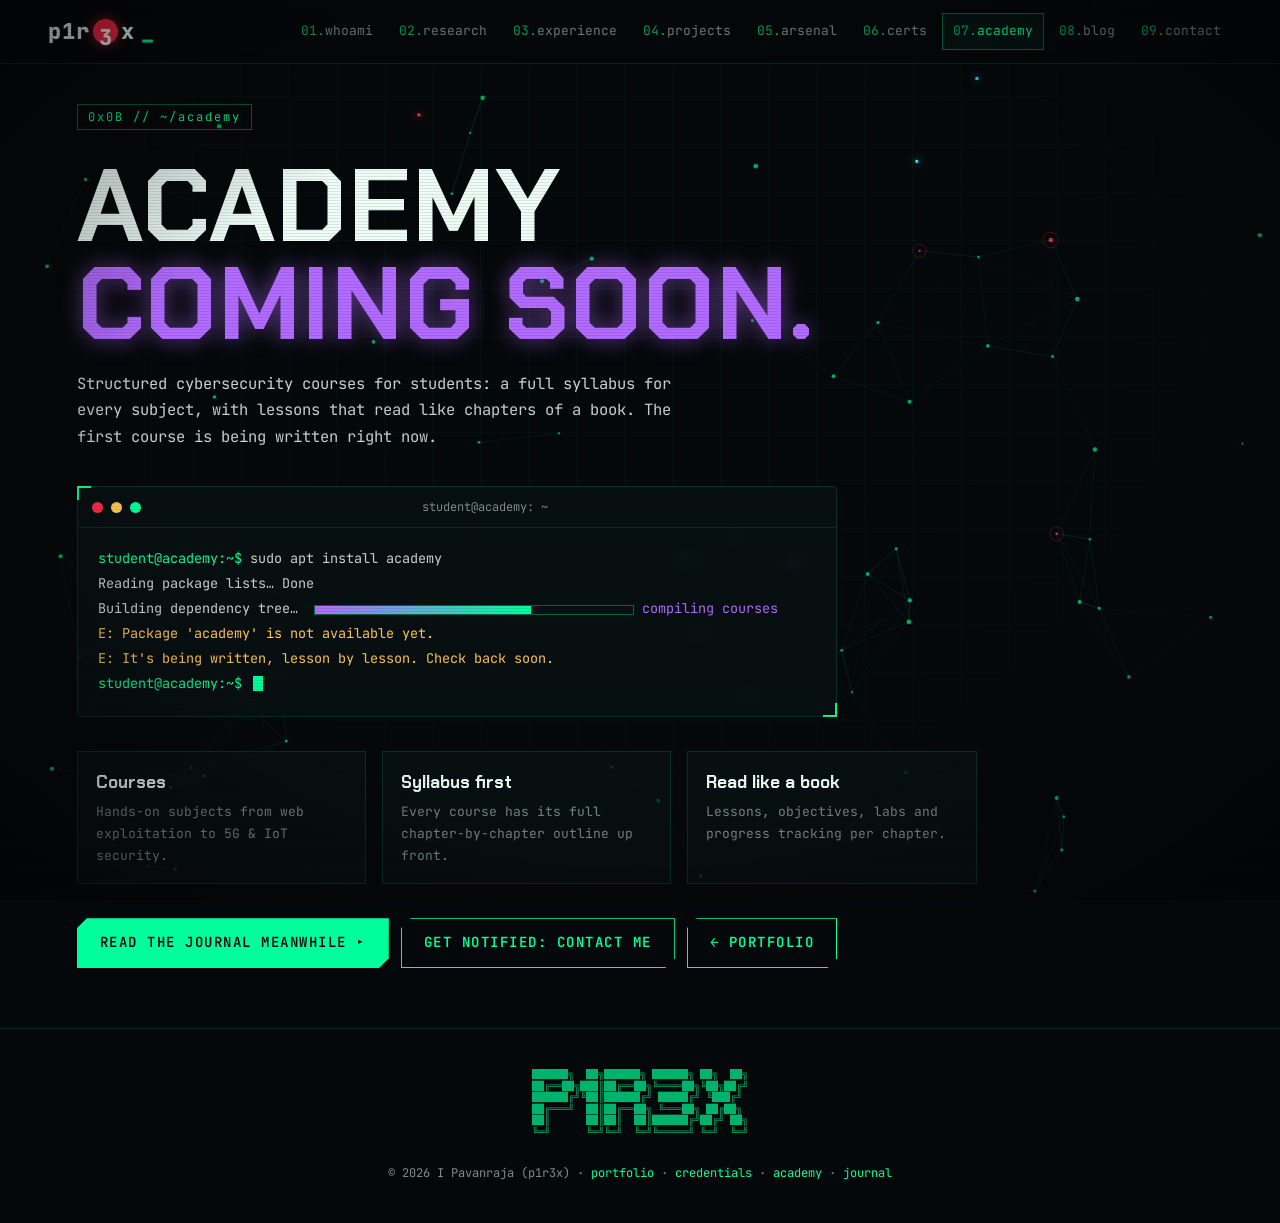
<file: academy/index.html>
<!DOCTYPE html>
<html lang="en">
<head>
  <meta charset="UTF-8">
  <meta name="viewport" content="width=device-width, initial-scale=1.0">
  <title>Academy · coming soon · p1r3x</title>
  <meta name="description" content="The p1r3x Academy, structured cybersecurity courses for students by I Pavanraja, is coming soon.">
  <meta name="theme-color" content="#05080a">
  <link rel="icon" type="image/png" href="../assets/img/profile.png">
  <link rel="preconnect" href="https://fonts.googleapis.com">
  <link rel="preconnect" href="https://fonts.gstatic.com" crossorigin>
  <link href="https://fonts.googleapis.com/css2?family=Chakra+Petch:wght@500;600;700&family=JetBrains+Mono:wght@400;500;600;700;800&display=swap" rel="stylesheet">
  <link rel="stylesheet" href="../assets/css/style.css">
  <style>
    .soon { min-height: calc(100vh - 160px); display: grid; align-content: center; padding-top: calc(var(--nav-h) + 40px); }
    .soon-title { font-family: var(--display); font-weight: 700; text-transform: uppercase; color: var(--white);
      font-size: clamp(44px, 8vw, 104px); line-height: .95; letter-spacing: 1px; margin: 14px 0 18px; }
    .soon-title .hl { color: #b26bff; text-shadow: 0 0 22px rgba(178, 107, 255, .55); }
    .soon-sub { max-width: 640px; color: var(--text); font-size: 15.5px; }
    .soon-term { margin-top: 36px; max-width: 760px; font-size: 13.5px; }
    .soon-term .body { padding: 18px 20px 20px; line-height: 1.85; white-space: pre-wrap; word-break: break-word; }
    .soon-term .p { color: var(--green); }
    .soon-term .e { color: var(--amber); }
    .soon-term .ok { color: var(--green); }
    .soon-term .pur { color: #b26bff; }
    .bar { display: inline-block; width: min(320px, 60vw); height: 10px; border: 1px solid var(--line-strong); vertical-align: middle; position: relative; overflow: hidden; margin: 0 8px; }
    .bar i { position: absolute; inset: 0 auto 0 0; width: 0; background: linear-gradient(90deg, #b26bff, var(--green)); animation: build 3.2s ease-out forwards; box-shadow: 0 0 10px rgba(178, 107, 255, .6); }
    @keyframes build { to { width: 68%; } }
    .soon-what { display: grid; grid-template-columns: repeat(3, 1fr); gap: 16px; margin-top: 34px; max-width: 900px; }
    .soon-what div { border: 1px solid var(--line); background: var(--panel); padding: 16px 18px; font-size: 13px; color: var(--text-dim); }
    .soon-what b { display: block; color: var(--white); font-family: var(--display); font-size: 17px; margin-bottom: 4px; }
    .soon-cta { display: flex; flex-wrap: wrap; gap: 12px; margin-top: 34px; }
    @media (max-width: 760px) { .soon-what { grid-template-columns: 1fr; } }
    @media (prefers-reduced-motion: reduce) { .bar i { width: 68%; animation: none; } }
  </style>
</head>

<body>
  <canvas id="net" aria-hidden="true"></canvas>
  <div class="grid-bg" aria-hidden="true"></div>
  <div class="crt" aria-hidden="true"></div>

  <header class="nav">
    <a href="../index.html" class="logo" aria-label="p1r3x home">p1r<span class="three">3</span>x<span class="cursor">_</span></a>
    <nav>
      <ul class="nav-links" id="nav-links">
        <li><a href="../index.html#about"><span>01.</span>whoami</a></li>
        <li><a href="../index.html#research"><span>02.</span>research</a></li>
        <li><a href="../index.html#experience"><span>03.</span>experience</a></li>
        <li><a href="../index.html#projects"><span>04.</span>projects</a></li>
        <li><a href="../index.html#arsenal"><span>05.</span>arsenal</a></li>
        <li><a href="../certifications.html"><span>06.</span>certs</a></li>
        <li><a href="./" class="active"><span>07.</span>academy</a></li>
        <li><a href="../blog/"><span>08.</span>blog</a></li>
        <li><a href="../index.html#contact"><span>09.</span>contact</a></li>
      </ul>
    </nav>
    <div class="nav-status"><span class="dot"></span><span>BUILD · IN PROGRESS</span><span id="clock">--:--:-- IST</span></div>
    <button class="menu-btn" id="menu-btn" aria-label="Toggle menu" aria-expanded="false">[ menu ]</button>
  </header>

  <main>
    <section class="soon">
      <span class="sec-id" style="justify-self:start">0x0B // ~/academy</span>
      <h1 class="soon-title">Academy<br><span class="hl">coming soon.</span></h1>
      <p class="soon-sub">Structured cybersecurity courses for students: a full syllabus for every subject,
        with lessons that read like chapters of a book. The first course is being written right now.</p>

      <div class="soon-term panel corners">
        <div class="panel-bar"><i></i><i></i><i></i><span class="title">student@academy: ~</span></div>
<div class="body"><span class="p">student@academy:~$</span> sudo apt install academy
Reading package lists… Done
Building dependency tree… <span class="bar"><i></i></span><span class="pur">compiling courses</span>
<span class="e">E: Package 'academy' is not available yet.</span>
<span class="e">E: It's being written, lesson by lesson. Check back soon.</span>
<span class="p">student@academy:~$</span> <span class="typed-cursor"></span></div>
      </div>

      <div class="soon-what">
        <div><b>Courses</b>Hands-on subjects from web exploitation to 5G &amp; IoT security.</div>
        <div><b>Syllabus first</b>Every course has its full chapter-by-chapter outline up front.</div>
        <div><b>Read like a book</b>Lessons, objectives, labs and progress tracking per chapter.</div>
      </div>

      <div class="soon-cta">
        <a class="btn solid" href="../blog/">Read the Journal meanwhile ▸</a>
        <a class="btn" href="../index.html#contact">Get notified: contact me</a>
        <a class="btn" href="../index.html">← Portfolio</a>
      </div>
    </section>
  </main>

  <footer>
<pre class="ascii" aria-hidden="true">██████╗  ██╗██████╗ ██████╗ ██╗  ██╗
██╔══██╗███║██╔══██╗╚════██╗╚██╗██╔╝
██████╔╝╚██║██████╔╝ █████╔╝ ╚███╔╝
██╔═══╝  ██║██╔══██╗ ╚═══██╗ ██╔██╗
██║      ██║██║  ██║██████╔╝██╔╝ ██╗
╚═╝      ╚═╝╚═╝  ╚═╝╚═════╝ ╚═╝  ╚═╝</pre>
    <p>© <span id="year">2026</span> I Pavanraja (p1r3x) · <a href="../index.html">portfolio</a> · <a href="../certifications.html">credentials</a> · <a href="./">academy</a> · <a href="../blog/">journal</a></p>
  </footer>

  <script src="../assets/js/main.js"></script>
</body>
</html>
</file>
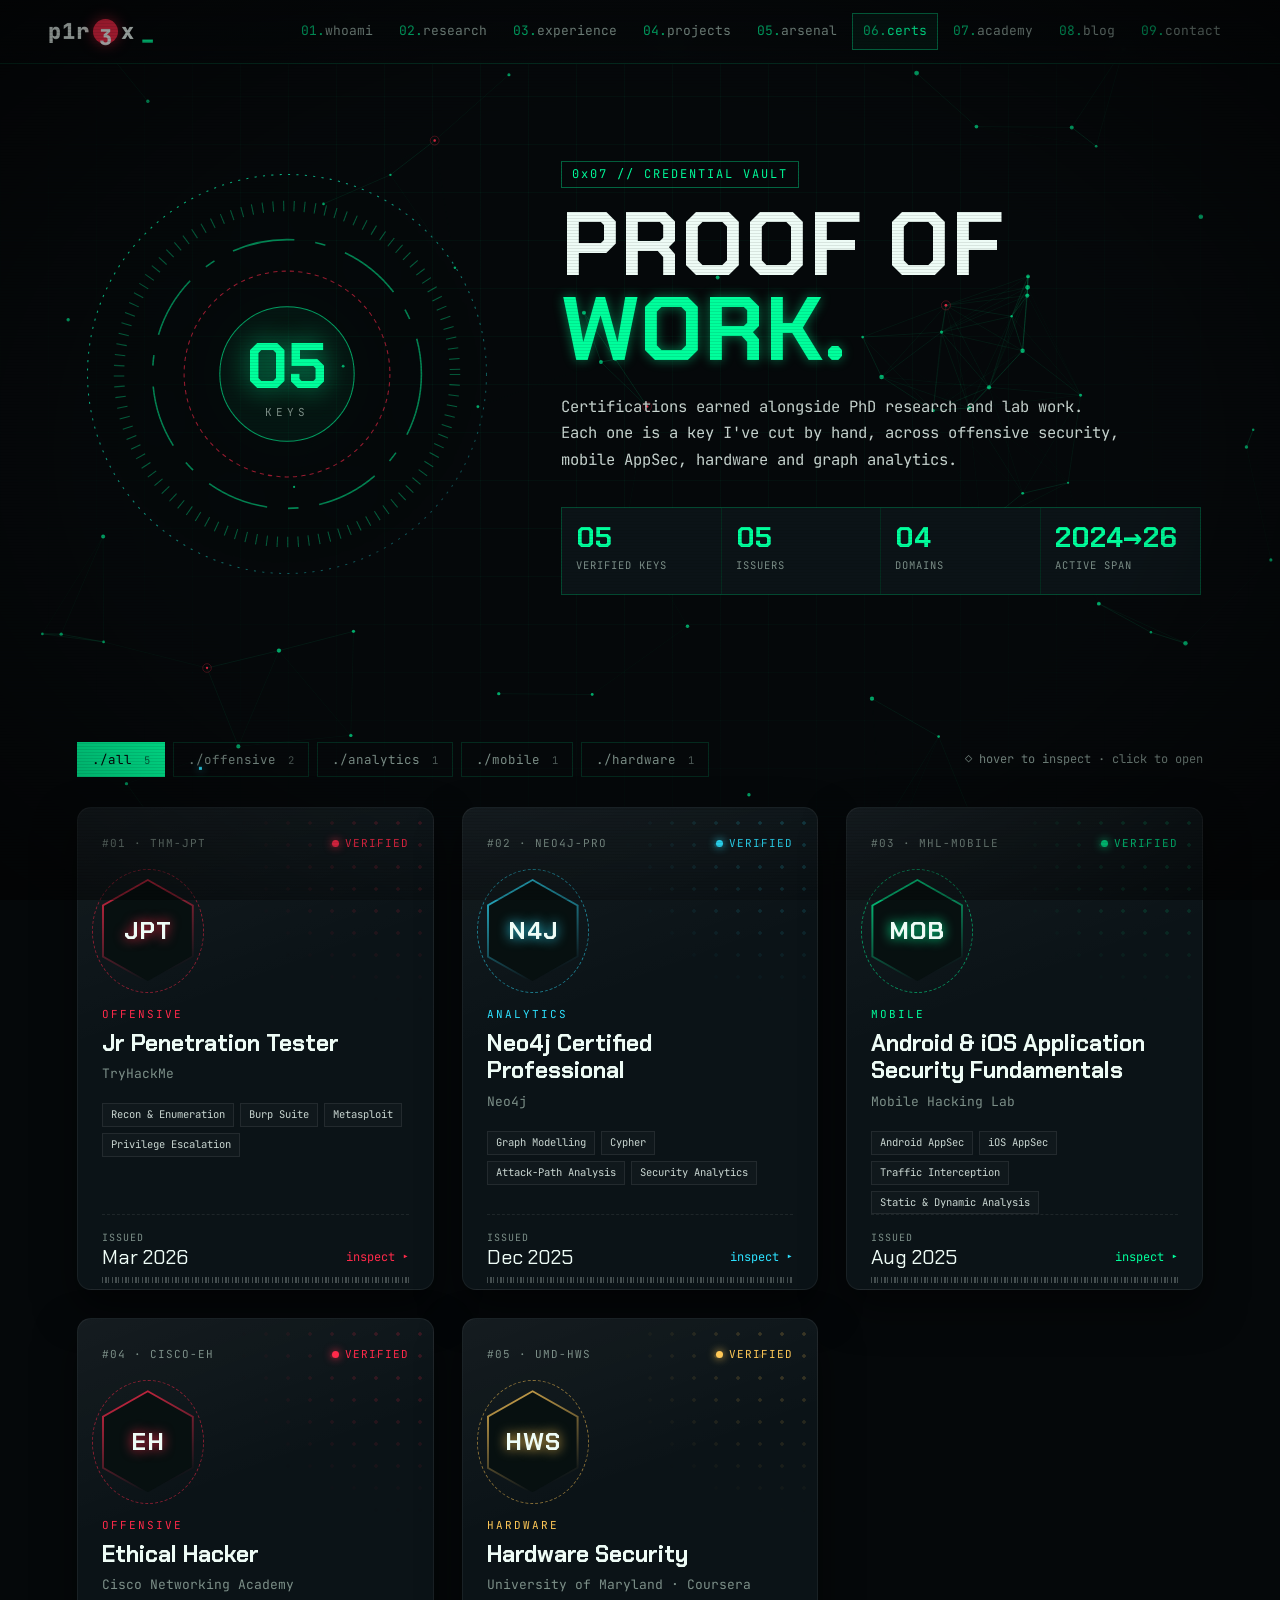
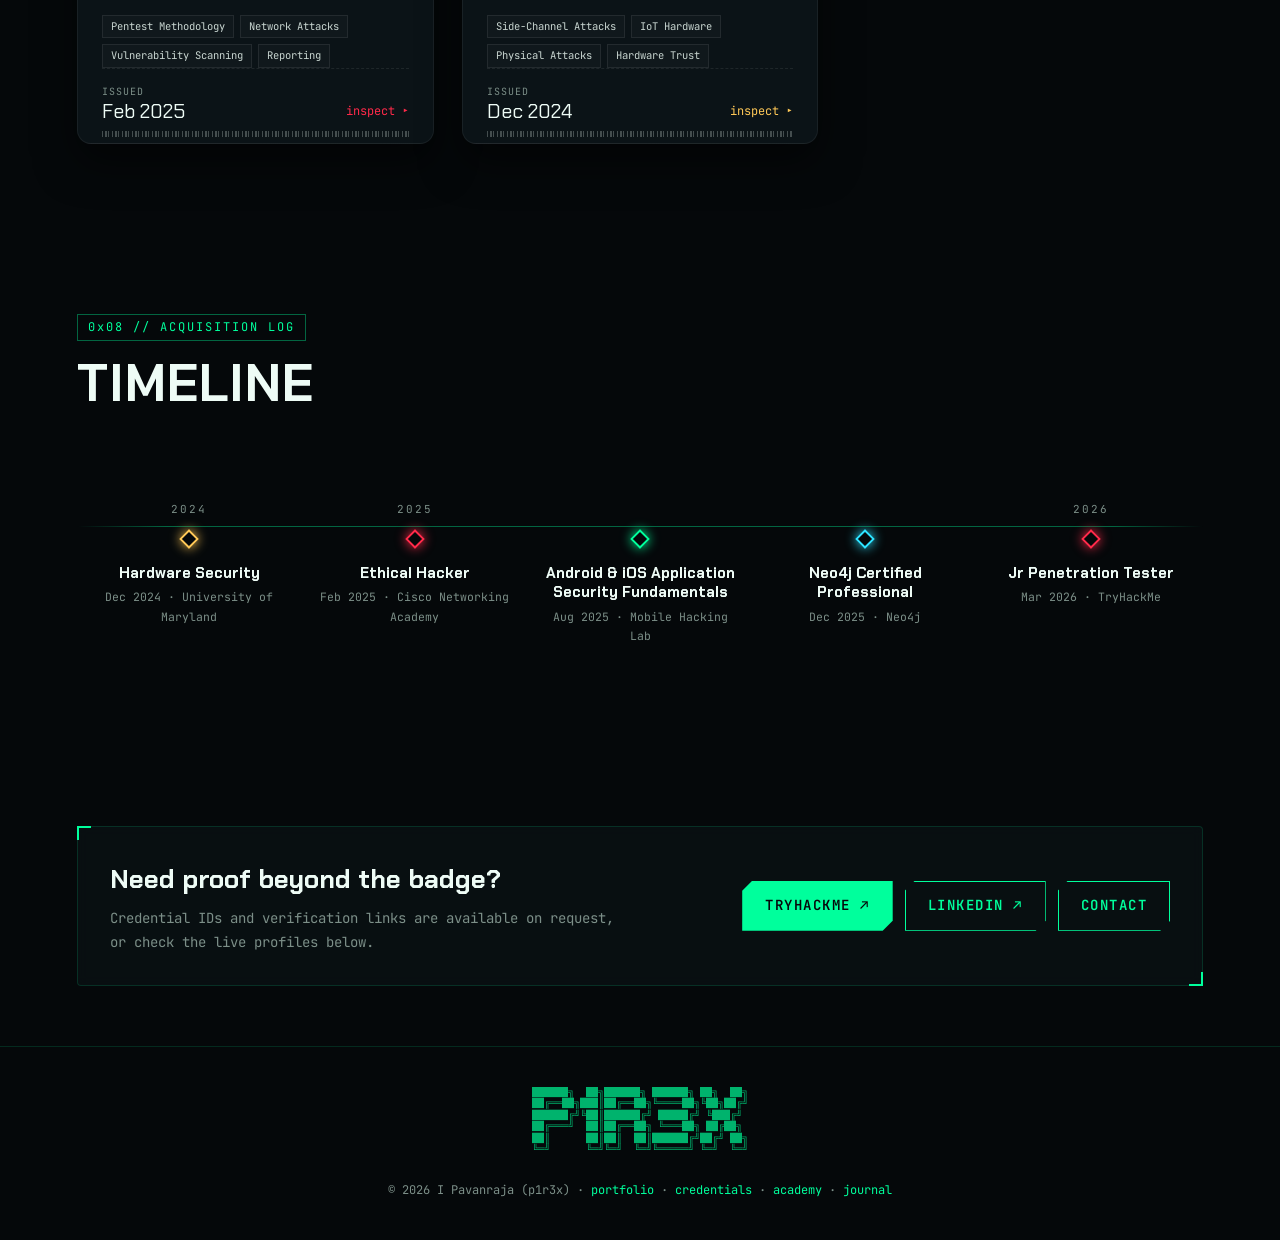
<file: certifications.html>
<!DOCTYPE html>
<html lang="en">
<head>
  <meta charset="UTF-8">
  <meta name="viewport" content="width=device-width, initial-scale=1.0">
  <title>Credential Vault · p1r3x</title>
  <meta name="description" content="Verified security certifications of I Pavanraja (p1r3x): offensive security, mobile AppSec, hardware security and graph analytics.">
  <meta name="theme-color" content="#05080a">
  <link rel="icon" type="image/png" href="assets/img/profile.png">
  <link rel="preconnect" href="https://fonts.googleapis.com">
  <link rel="preconnect" href="https://fonts.gstatic.com" crossorigin>
  <link href="https://fonts.googleapis.com/css2?family=Chakra+Petch:wght@500;600;700&family=JetBrains+Mono:wght@400;500;600;700;800&display=swap" rel="stylesheet">
  <link rel="stylesheet" href="assets/css/style.css">
  <link rel="stylesheet" href="assets/css/certs.css">
</head>

<body class="page-certs">
  <canvas id="net" aria-hidden="true"></canvas>
  <div class="grid-bg" aria-hidden="true"></div>
  <div class="crt" aria-hidden="true"></div>

  <header class="nav">
    <a href="index.html" class="logo" aria-label="p1r3x home">p1r<span class="three">3</span>x<span class="cursor">_</span></a>
    <nav>
      <ul class="nav-links" id="nav-links">
        <li><a href="index.html#about"><span>01.</span>whoami</a></li>
        <li><a href="index.html#research"><span>02.</span>research</a></li>
        <li><a href="index.html#experience"><span>03.</span>experience</a></li>
        <li><a href="index.html#projects"><span>04.</span>projects</a></li>
        <li><a href="index.html#arsenal"><span>05.</span>arsenal</a></li>
        <li><a href="certifications.html" class="active"><span>06.</span>certs</a></li>
        <li><a href="academy/"><span>07.</span>academy</a></li>
        <li><a href="blog/"><span>08.</span>blog</a></li>
        <li><a href="index.html#contact"><span>09.</span>contact</a></li>
      </ul>
    </nav>
    <div class="nav-status"><span class="dot"></span><span>VAULT · UNSEALED</span><span id="clock">--:--:-- IST</span></div>
    <button class="menu-btn" id="menu-btn" aria-label="Toggle menu" aria-expanded="false">[ menu ]</button>
  </header>

  <main>
    <!-- ============ HERO ============ -->
    <section class="vault-hero">
      <div class="dial" aria-hidden="true">
        <svg viewBox="0 0 400 400">
          <defs>
            <linearGradient id="dg" x1="0" x2="1" y1="0" y2="1">
              <stop offset="0" stop-color="#00ff9c" stop-opacity=".9"/>
              <stop offset="1" stop-color="#2de2ff" stop-opacity=".2"/>
            </linearGradient>
          </defs>
          <g class="ring r1"><circle cx="200" cy="200" r="190" fill="none" stroke="url(#dg)" stroke-width="1" stroke-dasharray="2 6"/></g>
          <g class="ring r2"><circle cx="200" cy="200" r="160" fill="none" stroke="#00ff9c" stroke-opacity=".35" stroke-width="10" stroke-dasharray="1 9"/></g>
          <g class="ring r3"><circle cx="200" cy="200" r="128" fill="none" stroke="#00ff9c" stroke-opacity=".5" stroke-width="1.5" stroke-dasharray="60 20 10 20"/></g>
          <g class="ring r4"><circle cx="200" cy="200" r="98" fill="none" stroke="#ff2a4a" stroke-opacity=".6" stroke-width="1" stroke-dasharray="4 4"/></g>
          <circle cx="200" cy="200" r="64" fill="rgba(0,255,156,.05)" stroke="#00ff9c" stroke-opacity=".6"/>
        </svg>
        <div class="dial-core"><span id="dial-count">00</span><small>KEYS</small></div>
      </div>

      <div class="vault-copy reveal">
        <span class="sec-id">0x07 // CREDENTIAL VAULT</span>
        <h1 class="vault-title" data-scramble>Proof of <span class="hl">Work.</span></h1>
        <p class="vault-sub">
          Certifications earned alongside PhD research and lab work. Each one is a key I've cut by hand,
          across offensive security, mobile AppSec, hardware and graph analytics.
        </p>
        <div class="vault-stats" id="vault-stats"></div>
      </div>
    </section>

    <!-- ============ VAULT GRID ============ -->
    <section class="vault">
      <div class="vault-bar">
        <div class="filters" id="cert-filters" role="tablist"></div>
        <div class="vault-hint">◇ hover to inspect · click to open</div>
      </div>
      <div class="vault-grid" id="vault-grid"></div>
    </section>

    <!-- ============ TIMELINE ============ -->
    <section class="vault-timeline">
      <div class="sec-head">
        <span class="sec-id">0x08 // ACQUISITION LOG</span>
        <h2 class="sec-title">Timeline</h2>
      </div>
      <div class="tl" id="cert-tl"></div>
    </section>

    <section class="vault-cta">
      <div class="panel corners cta-box">
        <div>
          <h3>Need proof beyond the badge?</h3>
          <p>Credential IDs and verification links are available on request, or check the live profiles below.</p>
        </div>
        <div class="cta-actions">
          <a class="btn solid" href="https://tryhackme.com/p/p1r3x" target="_blank" rel="noopener">TryHackMe ↗</a>
          <a class="btn" href="https://www.linkedin.com/in/p1r3x" target="_blank" rel="noopener">LinkedIn ↗</a>
          <a class="btn" href="index.html#contact">Contact</a>
        </div>
      </div>
    </section>
  </main>

  <!-- detail modal -->
  <div class="modal" id="modal" role="dialog" aria-modal="true" aria-labelledby="m-title" hidden>
    <div class="modal-backdrop" data-close></div>
    <div class="modal-card panel corners">
      <div class="panel-bar"><i></i><i></i><i></i><span class="title" id="m-path">cat credential.pem</span><button class="m-close" data-close aria-label="Close">✕</button></div>
      <div class="modal-body" id="modal-body"></div>
    </div>
  </div>

  <footer>
<pre class="ascii" aria-hidden="true">██████╗  ██╗██████╗ ██████╗ ██╗  ██╗
██╔══██╗███║██╔══██╗╚════██╗╚██╗██╔╝
██████╔╝╚██║██████╔╝ █████╔╝ ╚███╔╝
██╔═══╝  ██║██╔══██╗ ╚═══██╗ ██╔██╗
██║      ██║██║  ██║██████╔╝██╔╝ ██╗
╚═╝      ╚═╝╚═╝  ╚═╝╚═════╝ ╚═╝  ╚═╝</pre>
    <p>© <span id="year">2026</span> I Pavanraja (p1r3x) · <a href="index.html">portfolio</a> · <a href="certifications.html">credentials</a> · <a href="academy/">academy</a> · <a href="blog/">journal</a></p>
  </footer>

  <a href="#" class="to-top" id="to-top" aria-label="Back to top">▲</a>

  <div class="toast" id="toast" role="status" aria-live="polite"></div>

  <script src="assets/data/certs.js"></script>
  <script src="assets/js/main.js"></script>
  <script src="assets/js/certs.js"></script>
</body>
</html>
</file>
<file: assets/css/style.css>
/* =========================================================
   p1r3x // I Pavanraja — cyber research portfolio
   ========================================================= */

:root {
  --bg: #05080a;
  --bg-2: #0a1014;
  --panel: rgba(10, 18, 22, 0.72);
  --panel-solid: #0b1317;
  --line: rgba(0, 255, 156, 0.14);
  --line-strong: rgba(0, 255, 156, 0.38);
  --green: #00ff9c;
  --green-dim: #00b36d;
  --cyan: #2de2ff;
  --red: #ff2a4a;
  --amber: #ffc857;
  --text: #c9d6d1;
  --text-dim: #7c8f88;
  --white: #eefcf6;
  --mono: "JetBrains Mono", ui-monospace, SFMono-Regular, Menlo, Consolas, monospace;
  --display: "Chakra Petch", "JetBrains Mono", sans-serif;
  --radius: 4px;
  --glow: 0 0 12px rgba(0, 255, 156, 0.45);
  --nav-h: 64px;
}

*,
*::before,
*::after { box-sizing: border-box; margin: 0; padding: 0; }

html { scroll-behavior: smooth; scroll-padding-top: calc(var(--nav-h) + 12px); }

body {
  background: var(--bg);
  color: var(--text);
  font-family: var(--mono);
  font-size: 15px;
  line-height: 1.7;
  overflow-x: hidden;
  -webkit-font-smoothing: antialiased;
}

body.booting { overflow: hidden; }

::selection { background: var(--green); color: var(--bg); }

a { color: var(--green); text-decoration: none; }
img { max-width: 100%; display: block; }
button { font: inherit; cursor: pointer; }

::-webkit-scrollbar { width: 8px; }
::-webkit-scrollbar-track { background: var(--bg); }
::-webkit-scrollbar-thumb { background: #12302a; border: 1px solid var(--line-strong); }

.mono-green { color: var(--green); }
.red { color: var(--red); }
.cyan { color: var(--cyan); }
.amber { color: var(--amber); }
.dim { color: var(--text-dim); }

/* ---------- Background layers ---------- */
#net {
  position: fixed; inset: 0;
  width: 100%; height: 100%;
  z-index: -3;
}

.grid-bg {
  position: fixed; inset: 0; z-index: -2; pointer-events: none;
  background-image:
    linear-gradient(rgba(0, 255, 156, 0.035) 1px, transparent 1px),
    linear-gradient(90deg, rgba(0, 255, 156, 0.035) 1px, transparent 1px);
  background-size: 48px 48px;
  mask-image: radial-gradient(ellipse at 50% 30%, #000 30%, transparent 80%);
}

.crt {
  position: fixed; inset: 0; z-index: 90; pointer-events: none;
  background: repeating-linear-gradient(
    to bottom,
    rgba(0, 0, 0, 0) 0px,
    rgba(0, 0, 0, 0) 2px,
    rgba(0, 0, 0, 0.18) 3px
  );
  mix-blend-mode: multiply;
}
.crt::after {
  content: ""; position: absolute; inset: 0;
  background: radial-gradient(ellipse at center, transparent 55%, rgba(0, 0, 0, 0.55) 100%);
}

/* ---------- Boot screen ---------- */
#boot {
  position: fixed; inset: 0; z-index: 200;
  background: #020403;
  display: flex; flex-direction: column; justify-content: flex-end;
  padding: 24px clamp(16px, 4vw, 48px);
  font-size: 13px; color: var(--green-dim);
  transition: opacity .6s ease, visibility .6s;
}
#boot.done { opacity: 0; visibility: hidden; }
#boot-log { white-space: pre-wrap; word-break: break-word; max-height: 100%; overflow: hidden; }
#boot-log .ok { color: var(--green); }
#boot-log .warn { color: var(--amber); }
#boot-log .err { color: var(--red); }
#boot-skip {
  position: absolute; top: 18px; right: 18px;
  background: none; border: 1px solid var(--line-strong);
  color: var(--text-dim); padding: 6px 12px; font-size: 12px;
}
#boot-skip:hover { color: var(--green); border-color: var(--green); }

/* ---------- Nav ---------- */
.nav {
  position: fixed; top: 0; left: 0; right: 0; z-index: 80;
  height: var(--nav-h);
  display: flex; align-items: center; justify-content: space-between;
  padding: 0 clamp(16px, 4vw, 48px);
  background: linear-gradient(to bottom, rgba(5, 8, 10, 0.95), rgba(5, 8, 10, 0.75));
  backdrop-filter: blur(10px);
  border-bottom: 1px solid var(--line);
}

.logo {
  font-family: var(--mono); font-weight: 800; font-size: 22px;
  color: var(--white); letter-spacing: 1px;
  display: flex; align-items: center; gap: 2px;
}
.logo .three {
  display: inline-grid; place-items: center;
  width: 1.15em; height: 1.15em; border-radius: 50%;
  background: var(--red); color: #fff;
  box-shadow: 0 0 14px rgba(255, 42, 74, 0.6);
  margin: 0 1px;
}
.logo .cursor { color: var(--green); animation: blink 1s steps(1) infinite; margin-left: 4px; }

.nav-links { display: flex; gap: 4px; list-style: none; }
.nav-links a {
  display: block; padding: 6px 10px;
  color: var(--text-dim); font-size: 13px;
  border: 1px solid transparent;
  transition: color .2s, border-color .2s, background .2s;
}
.nav-links a span { color: var(--green-dim); }
.nav-links a:hover,
.nav-links a.active {
  color: var(--green);
  border-color: var(--line-strong);
  background: rgba(0, 255, 156, 0.05);
}

.nav-status {
  display: flex; align-items: center; gap: 10px;
  font-size: 11px; color: var(--text-dim);
}
.dot {
  width: 8px; height: 8px; border-radius: 50%;
  background: var(--green); box-shadow: var(--glow);
  animation: pulse 2s infinite;
}

.menu-btn {
  display: none; background: none; border: 1px solid var(--line-strong);
  color: var(--green); padding: 4px 10px; font-size: 13px;
}

/* ---------- Layout ---------- */
main { position: relative; z-index: 1; }

section {
  padding: 110px clamp(16px, 6vw, 96px) 60px;
  max-width: 1280px; margin: 0 auto;
}

.sec-head { margin-bottom: 48px; }
.sec-id {
  display: inline-block; font-size: 12px; color: var(--green);
  border: 1px solid var(--line-strong); padding: 2px 10px; margin-bottom: 14px;
  letter-spacing: 2px;
}
.sec-title {
  font-family: var(--display); font-weight: 700;
  font-size: clamp(30px, 4.5vw, 52px); line-height: 1.1;
  color: var(--white); text-transform: uppercase; letter-spacing: 1px;
}
.sec-title .hl { color: var(--green); text-shadow: var(--glow); }
.sec-sub { color: var(--text-dim); margin-top: 12px; max-width: 640px; }

/* reveal on scroll */
.reveal { opacity: 0; transform: translateY(28px); transition: opacity .8s ease, transform .8s ease; }
.reveal.in { opacity: 1; transform: none; }

/* ---------- Panels ---------- */
.panel {
  position: relative;
  background: var(--panel);
  border: 1px solid var(--line);
  backdrop-filter: blur(6px);
  border-radius: var(--radius);
}
.panel.corners::before,
.panel.corners::after {
  content: ""; position: absolute; width: 14px; height: 14px;
  border: 2px solid var(--green); pointer-events: none;
}
.panel.corners::before { top: -1px; left: -1px; border-right: 0; border-bottom: 0; }
.panel.corners::after { bottom: -1px; right: -1px; border-left: 0; border-top: 0; }

.panel-bar {
  display: flex; align-items: center; gap: 8px;
  padding: 10px 14px; border-bottom: 1px solid var(--line);
  font-size: 12px; color: var(--text-dim);
}
.panel-bar i { width: 11px; height: 11px; border-radius: 50%; display: inline-block; }
.panel-bar i:nth-child(1) { background: var(--red); }
.panel-bar i:nth-child(2) { background: var(--amber); }
.panel-bar i:nth-child(3) { background: var(--green); }
.panel-bar .title { margin-left: auto; margin-right: auto; }

/* ---------- Hero ---------- */
.hero {
  min-height: 100vh;
  display: grid; grid-template-columns: 1.05fr 1fr; gap: 48px; align-items: center;
  padding-top: calc(var(--nav-h) + 40px);
}

.hero-tag {
  display: inline-flex; align-items: center; gap: 10px;
  font-size: 12px; color: var(--green);
  border: 1px solid var(--line-strong); padding: 6px 12px;
  background: rgba(0, 255, 156, 0.04);
  margin-bottom: 26px;
}

.hero-name {
  font-family: var(--display); font-weight: 700;
  font-size: clamp(44px, 7.5vw, 104px);
  line-height: 0.95; color: var(--white);
  text-transform: uppercase; letter-spacing: 2px;
}
.hero-name .hl { color: var(--green); }

.glitch { position: relative; display: inline-block; }
.glitch::before,
.glitch::after {
  content: attr(data-text);
  position: absolute; top: 0; left: 0; width: 100%; height: 100%;
  overflow: hidden; pointer-events: none;
}
.glitch::before { color: var(--cyan); transform: translate(-3px, 0); clip-path: inset(0 0 100% 0); animation: glitch-a 4.5s infinite steps(1); mix-blend-mode: screen; }
.glitch::after { color: var(--red); transform: translate(3px, 0); clip-path: inset(0 0 100% 0); animation: glitch-b 4.5s infinite steps(1); mix-blend-mode: screen; }

.hero-handle {
  margin-top: 16px; font-size: 14px; color: var(--text-dim);
}
.hero-handle b { color: var(--red); font-weight: 700; }

.hero-role {
  margin-top: 26px; font-size: clamp(16px, 1.8vw, 20px);
  color: var(--white); min-height: 1.7em;
}
.hero-role .prompt { color: var(--green); }
.typed-cursor {
  display: inline-block; width: 10px; height: 1.1em; vertical-align: -3px;
  background: var(--green); margin-left: 3px; animation: blink 1s steps(1) infinite;
}

.hero-desc { margin-top: 18px; max-width: 560px; color: var(--text); }
.hero-desc strong { color: var(--green); font-weight: 600; }

.hero-cta { margin-top: 32px; display: flex; flex-wrap: wrap; gap: 14px; }

.btn {
  position: relative; display: inline-flex; align-items: center; gap: 10px;
  padding: 12px 22px; font-size: 14px; font-weight: 600;
  border: 1px solid var(--green); color: var(--green); background: transparent;
  text-transform: uppercase; letter-spacing: 1.5px;
  clip-path: polygon(10px 0, 100% 0, 100% calc(100% - 10px), calc(100% - 10px) 100%, 0 100%, 0 10px);
  transition: color .25s, background .25s, box-shadow .25s;
}
.btn:hover { background: var(--green); color: var(--bg); box-shadow: var(--glow); }
.btn.solid { background: var(--green); color: var(--bg); }
.btn.solid:hover { background: var(--white); border-color: var(--white); }
.btn svg { width: 16px; height: 16px; }

.socials { display: flex; gap: 10px; margin-top: 30px; }
.socials a {
  width: 42px; height: 42px; display: grid; place-items: center;
  border: 1px solid var(--line-strong); color: var(--text);
  transition: all .25s;
}
.socials a:hover { color: var(--bg); background: var(--green); border-color: var(--green); box-shadow: var(--glow); transform: translateY(-3px); }
.socials svg { width: 18px; height: 18px; }

/* Terminal */
.terminal { font-size: 13px; box-shadow: 0 30px 80px rgba(0, 0, 0, 0.6), 0 0 0 1px rgba(0, 255, 156, 0.05), 0 0 60px rgba(0, 255, 156, 0.06); }
.term-body {
  height: 420px; overflow-y: auto; padding: 16px 18px;
  cursor: text;
}
.term-body::-webkit-scrollbar { width: 5px; }
.term-line { white-space: pre-wrap; word-break: break-word; }
.term-line .p-user { color: var(--green); }
.term-line .p-host { color: var(--cyan); }
.term-line .p-path { color: var(--amber); }
.term-input-row { display: flex; gap: 8px; align-items: center; }
.term-input-row .ps { white-space: nowrap; }
#term-input {
  flex: 1; background: transparent; border: 0; outline: 0;
  color: var(--white); font: inherit; caret-color: var(--green);
  min-width: 0;
}
.term-hint { padding: 8px 18px 12px; font-size: 11px; color: var(--text-dim); border-top: 1px solid var(--line); display: flex; flex-wrap: wrap; gap: 6px; }
.term-hint button {
  background: rgba(0, 255, 156, 0.06); border: 1px solid var(--line); color: var(--green-dim);
  font-size: 11px; padding: 2px 8px;
}
.term-hint button:hover { color: var(--green); border-color: var(--green); }

.scroll-ind {
  position: absolute; left: 50%; bottom: 28px; transform: translateX(-50%);
  font-size: 11px; color: var(--text-dim); letter-spacing: 3px;
  display: flex; flex-direction: column; align-items: center; gap: 8px;
}
.scroll-ind::after {
  content: ""; width: 1px; height: 40px;
  background: linear-gradient(var(--green), transparent);
  animation: drip 2s infinite;
}

/* ---------- Status ticker ---------- */
.ticker {
  border-top: 1px solid var(--line); border-bottom: 1px solid var(--line);
  background: rgba(0, 255, 156, 0.03);
  overflow: hidden; white-space: nowrap; position: relative; z-index: 1;
}
.ticker-track { display: inline-flex; gap: 48px; padding: 12px 0; animation: marquee 40s linear infinite; font-size: 13px; color: var(--text-dim); }
.ticker-track span b { color: var(--green); font-weight: 600; }
.ticker-track span::before { content: "▸ "; color: var(--red); }

/* ---------- About / dossier ---------- */
.about-grid { display: grid; grid-template-columns: 340px 1fr; gap: 40px; align-items: start; }

.id-card { padding: 22px; }
/* holographic portrait */
.portrait {
  position: relative; aspect-ratio: 1; overflow: hidden; cursor: crosshair;
  border: 1px solid var(--line-strong);
  background: #030706;
}
.portrait-bg {
  position: absolute; inset: 0; pointer-events: none;
  background:
    radial-gradient(circle at 50% 42%, rgba(0, 255, 156, .18), transparent 58%),
    repeating-radial-gradient(circle at 50% 42%, transparent 0 22px, rgba(0, 255, 156, .07) 23px 24px),
    linear-gradient(rgba(0, 255, 156, .05) 1px, transparent 1px) 0 0 / 100% 14px;
}
.portrait-bg::after {
  content: ""; position: absolute; left: 50%; top: 42%; width: 140%; height: 140%;
  transform: translate(-50%, -50%);
  background: conic-gradient(from 0deg, rgba(0, 255, 156, .22), transparent 14%, transparent);
  border-radius: 50%; animation: radar 6s linear infinite;
}
.portrait canvas { position: absolute; inset: 0; width: 100%; height: 100%; }
.portrait[data-mode="photo"] canvas { filter: drop-shadow(0 0 10px rgba(0, 255, 156, .55)); }

/* <img> is only the source; shown as a styled fallback if canvas can't read it (file://) */
.portrait-img { position: absolute; inset: 0; width: 100%; height: 100%; object-fit: cover; opacity: 0; transform: scale(1.3) translateY(4%); }
.portrait.no-canvas .portrait-img { opacity: 1; filter: grayscale(1) contrast(1.2) brightness(.85) sepia(1) hue-rotate(95deg) saturate(2.5); transition: filter .5s; }
.portrait.no-canvas:hover .portrait-img { filter: none; }

.portrait::after {
  content: ""; position: absolute; left: 0; right: 0; height: 2px; top: 0; z-index: 3;
  background: var(--green); box-shadow: 0 0 18px 4px rgba(0, 255, 156, 0.6);
  animation: scan 3.2s ease-in-out infinite; opacity: .7;
}
.portrait[data-mode="photo"]::after { opacity: 0; }

.hud {
  position: absolute; z-index: 5; font-size: 10px; letter-spacing: 1px; color: var(--green);
  background: rgba(0, 0, 0, .6); border: 1px solid var(--line-strong); padding: 1px 7px;
  display: flex; align-items: center; gap: 6px; pointer-events: none;
}
.hud .dot { width: 6px; height: 6px; background: var(--red); box-shadow: 0 0 8px var(--red); }
.hud b { color: var(--white); font-weight: 600; }
.hud-tl { top: 16px; left: 16px; }
.hud-tr { top: 16px; right: 16px; }
.hud-bl { bottom: 16px; left: 16px; }
.portrait-modes { position: absolute; right: 14px; bottom: 14px; z-index: 6; display: flex; border: 1px solid var(--line-strong); background: rgba(0, 0, 0, .7); }
.portrait-modes button { background: none; border: 0; color: var(--text-dim); font-size: 10.5px; padding: 3px 9px; letter-spacing: 1px; }
.portrait-modes button.on { background: var(--green); color: var(--bg); }

.reticle { position: absolute; inset: 10px; z-index: 4; pointer-events: none; }
.reticle span { position: absolute; width: 22px; height: 22px; border: 2px solid var(--green); }
.reticle span:nth-child(1) { top: 0; left: 0; border-right: 0; border-bottom: 0; }
.reticle span:nth-child(2) { top: 0; right: 0; border-left: 0; border-bottom: 0; }
.reticle span:nth-child(3) { bottom: 0; left: 0; border-right: 0; border-top: 0; }
.reticle span:nth-child(4) { bottom: 0; right: 0; border-left: 0; border-top: 0; }
.photo-tag {
  position: absolute; bottom: 14px; left: 14px; z-index: 5;
  font-size: 10px; background: rgba(0, 0, 0, 0.75); color: var(--green);
  padding: 2px 8px; border: 1px solid var(--line-strong); letter-spacing: 1px;
}

.id-meta { margin-top: 18px; font-size: 12.5px; }
.id-meta div { display: flex; justify-content: space-between; gap: 12px; padding: 7px 0; border-bottom: 1px dashed var(--line); }
.id-meta dt { color: var(--text-dim); }
.id-meta dd { color: var(--white); text-align: right; }

.about-text p { margin-bottom: 18px; font-size: 15.5px; }
.about-text strong { color: var(--white); }
.about-text .hl { color: var(--green); }

.roles { display: grid; grid-template-columns: 1fr 1fr; gap: 18px; margin: 28px 0; }
.role-card { padding: 20px; overflow: hidden; }
.role-card .proc { font-size: 11px; color: var(--green); display: flex; align-items: center; gap: 8px; letter-spacing: 1px; }
.role-card h3 { font-family: var(--display); font-size: 20px; color: var(--white); margin: 10px 0 4px; line-height: 1.25; }
.role-card .org { font-size: 13px; color: var(--cyan); }
.role-card p { font-size: 13px; color: var(--text-dim); margin-top: 10px; }
.role-card::after {
  content: ""; position: absolute; top: 0; left: -60%; width: 40%; height: 100%;
  background: linear-gradient(90deg, transparent, rgba(0, 255, 156, 0.08), transparent);
  animation: sweep 5s ease-in-out infinite;
}

.stats { display: grid; grid-template-columns: repeat(4, 1fr); gap: 1px; background: var(--line); border: 1px solid var(--line); }
.stat { background: var(--panel-solid); padding: 20px 16px; text-align: center; }
.stat .num { font-family: var(--display); font-size: 34px; font-weight: 700; color: var(--green); line-height: 1; text-shadow: var(--glow); }
.stat .lbl { font-size: 11px; color: var(--text-dim); margin-top: 8px; text-transform: uppercase; letter-spacing: 1px; }

/* ---------- Research focus ---------- */
.focus-grid { display: grid; grid-template-columns: repeat(4, 1fr); gap: 18px; }
.focus {
  padding: 26px 22px; transition: transform .3s, border-color .3s, box-shadow .3s;
  overflow: hidden;
}
.focus:hover { transform: translateY(-6px); border-color: var(--line-strong); box-shadow: 0 20px 40px rgba(0, 0, 0, 0.5), 0 0 30px rgba(0, 255, 156, 0.08); }
.focus .ico { width: 46px; height: 46px; display: grid; place-items: center; border: 1px solid var(--line-strong); color: var(--green); margin-bottom: 18px; }
.focus .ico svg { width: 24px; height: 24px; }
.focus h3 { font-family: var(--display); color: var(--white); font-size: 19px; line-height: 1.25; margin-bottom: 10px; }
.focus p { font-size: 13px; color: var(--text-dim); }
.focus .idx { position: absolute; top: 16px; right: 18px; font-size: 11px; color: var(--green-dim); }

/* ---------- Experience timeline ---------- */
.timeline { position: relative; padding-left: 34px; }
.timeline::before {
  content: ""; position: absolute; left: 8px; top: 6px; bottom: 6px; width: 2px;
  background: linear-gradient(var(--green), var(--line) 70%, transparent);
}
.t-item { position: relative; margin-bottom: 28px; }
.t-item::before {
  content: ""; position: absolute; left: -32px; top: 22px;
  width: 14px; height: 14px; border: 2px solid var(--green); background: var(--bg);
  transform: rotate(45deg);
}
.t-item.live::before { background: var(--green); box-shadow: var(--glow); }
.t-card { padding: 22px 24px; }
.t-head { display: flex; flex-wrap: wrap; justify-content: space-between; gap: 6px 18px; align-items: baseline; }
.t-head h3 { font-family: var(--display); color: var(--white); font-size: 21px; }
.t-date { font-size: 12px; color: var(--green); border: 1px solid var(--line-strong); padding: 1px 8px; white-space: nowrap; }
.t-org { color: var(--cyan); font-size: 13.5px; margin-top: 2px; }
.t-card ul { list-style: none; margin-top: 12px; }
.t-card li { position: relative; padding-left: 20px; font-size: 13.5px; margin-bottom: 6px; color: var(--text); }
.t-card li::before { content: ">"; position: absolute; left: 0; color: var(--green); }
.t-card li b { color: var(--white); font-weight: 600; }
.badge-live {
  display: inline-flex; align-items: center; gap: 6px; font-size: 10.5px;
  color: var(--bg); background: var(--green); padding: 1px 8px; font-weight: 700; letter-spacing: 1px;
}
.badge-live::before { content: ""; width: 6px; height: 6px; border-radius: 50%; background: var(--bg); animation: pulse 1.4s infinite; }

.edu-grid { display: grid; grid-template-columns: repeat(3, 1fr); gap: 18px; margin-top: 48px; }
.edu { padding: 20px 22px; }
.edu .yr { font-size: 12px; color: var(--green); }
.edu h4 { font-family: var(--display); color: var(--white); font-size: 17px; margin: 6px 0 4px; line-height: 1.3; }
.edu p { font-size: 13px; color: var(--text-dim); }

/* ---------- Projects ---------- */
.filters { display: flex; flex-wrap: wrap; gap: 8px; margin-bottom: 28px; }
.filters button {
  background: transparent; border: 1px solid var(--line); color: var(--text-dim);
  padding: 6px 14px; font-size: 12.5px; transition: all .2s;
}
.filters button:hover { color: var(--green); border-color: var(--line-strong); }
.filters button.on { color: var(--bg); background: var(--green); border-color: var(--green); }

.proj-grid { display: grid; grid-template-columns: repeat(2, 1fr); gap: 22px; }
.proj {
  display: flex; flex-direction: column; padding: 0; overflow: hidden;
  transition: transform .35s, border-color .35s, box-shadow .35s, opacity .35s;
}
.proj.hide { display: none; }
.proj:hover { border-color: var(--line-strong); transform: translateY(-4px); box-shadow: 0 24px 50px rgba(0, 0, 0, 0.55); }
.proj-top {
  position: relative; height: 150px; overflow: hidden;
  border-bottom: 1px solid var(--line);
  background: radial-gradient(circle at 30% 40%, rgba(0, 255, 156, 0.12), transparent 60%), #071010;
}
.proj-top canvas { position: absolute; inset: 0; width: 100%; height: 100%; }
.proj-top .cat {
  position: absolute; top: 14px; left: 16px; z-index: 2; font-size: 11px;
  color: var(--green); border: 1px solid var(--line-strong); background: rgba(0, 0, 0, 0.6);
  padding: 2px 8px; letter-spacing: 1px;
}
.proj-top .when { position: absolute; top: 14px; right: 16px; z-index: 2; font-size: 11px; color: var(--text-dim); background: rgba(0,0,0,.6); padding: 2px 8px; }
.proj-top .big {
  position: absolute; bottom: -10px; right: 12px; z-index: 1;
  font-family: var(--display); font-weight: 700; font-size: 84px; line-height: 1;
  color: transparent; -webkit-text-stroke: 1px rgba(0, 255, 156, 0.25);
}
.proj-body { padding: 22px 24px 24px; display: flex; flex-direction: column; flex: 1; }
.proj-body h3 { font-family: var(--display); color: var(--white); font-size: 22px; line-height: 1.25; }
.proj-body > p { font-size: 13.5px; color: var(--text-dim); margin-top: 10px; }
.proj-body ul { list-style: none; margin-top: 14px; }
.proj-body li { font-size: 13px; padding-left: 18px; position: relative; margin-bottom: 6px; }
.proj-body li::before { content: "+"; position: absolute; left: 0; color: var(--green); }
.tags { display: flex; flex-wrap: wrap; gap: 6px; margin-top: 18px; }
.tag { font-size: 11px; color: var(--cyan); border: 1px solid rgba(45, 226, 255, 0.25); padding: 2px 8px; background: rgba(45, 226, 255, 0.04); }
.proj-foot { margin-top: auto; padding-top: 18px; display: flex; justify-content: space-between; align-items: center; }
.proj-foot a { font-size: 12.5px; display: inline-flex; align-items: center; gap: 6px; }
.proj-foot a:hover { text-shadow: var(--glow); }
.proj-foot .sev { font-size: 11px; color: var(--text-dim); }

/* ---------- Publications ---------- */
.pub { padding: 28px 30px; display: grid; grid-template-columns: auto 1fr; gap: 26px; align-items: start; }
.pub-badge {
  width: 82px; height: 82px; display: grid; place-items: center; text-align: center;
  border: 1px solid var(--green); color: var(--green); font-family: var(--display); font-weight: 700;
  font-size: 22px; line-height: 1.05;
}
.pub-badge small { display: block; font-size: 10px; font-family: var(--mono); color: var(--text-dim); font-weight: 400; }
.pub h3 { font-family: var(--display); color: var(--white); font-size: 22px; line-height: 1.3; }
.pub .authors { font-size: 13px; margin-top: 8px; color: var(--text-dim); }
.pub .authors b { color: var(--green); font-weight: 600; }
.pub .venue { font-size: 13.5px; color: var(--cyan); margin-top: 6px; }
.pub-actions { display: flex; flex-wrap: wrap; gap: 10px; margin-top: 18px; }
.pub-actions .btn { padding: 8px 14px; font-size: 12px; }
.bibtex {
  margin-top: 16px; display: none; background: #020605; border: 1px solid var(--line);
  padding: 14px; font-size: 12px; color: var(--green-dim); white-space: pre; overflow-x: auto;
}
.bibtex.show { display: block; }

/* ---------- Skills ---------- */
.skills-grid { display: grid; grid-template-columns: repeat(3, 1fr); gap: 18px; }
.skill { padding: 22px; }
.skill h3 { font-size: 13px; color: var(--green); letter-spacing: 1px; text-transform: uppercase; display: flex; align-items: center; gap: 8px; margin-bottom: 14px; }
.skill h3::before { content: "[+]"; color: var(--red); }
.skill .chips { display: flex; flex-wrap: wrap; gap: 7px; }
.chip {
  font-size: 12px; color: var(--text); padding: 4px 10px;
  border: 1px solid var(--line); background: rgba(255, 255, 255, 0.015);
  transition: all .2s;
}
.chip:hover { color: var(--bg); background: var(--green); border-color: var(--green); }

/* ---------- Certifications ---------- */
.cert-grid { display: grid; grid-template-columns: repeat(5, 1fr); gap: 16px; }
.cert {
  padding: 22px 18px; text-align: center; display: flex; flex-direction: column; align-items: center; gap: 10px;
  transition: transform .3s, border-color .3s;
}
a.cert { color: inherit; }
.cert:hover { transform: translateY(-5px) ; border-color: var(--accent, var(--green)); }
.hex {
  width: 64px; height: 72px; display: grid; place-items: center;
  clip-path: polygon(50% 0, 100% 25%, 100% 75%, 50% 100%, 0 75%, 0 25%);
  background: linear-gradient(160deg, color-mix(in srgb, var(--accent, #00ff9c) 55%, transparent), rgba(0, 255, 156, 0.05));
  color: var(--white); font-size: 13px; font-weight: 800;
}
.vault-link { display: flex; flex-wrap: wrap; align-items: center; gap: 18px; margin-top: 30px; font-size: 12.5px; }

/* latest journal entries (home): tail -f */
.tail { font-size: 13px; overflow: hidden; }
.tail-body { padding: 16px 18px 14px; }
.tail-cmd { color: var(--white); margin-bottom: 10px; word-break: break-word; }
.tail-list { list-style: none; }
.tail-list a {
  display: grid; grid-template-columns: auto auto 1fr auto; gap: 0 12px; align-items: baseline;
  padding: 8px 10px; color: var(--text); border-left: 2px solid transparent; transition: background .2s;
}
.tail-list a:hover { background: var(--green); border-left-color: var(--white); }
.tail-list a:hover, .tail-list a:hover * { color: var(--bg) !important; }
.tl-ts { color: var(--text-dim); white-space: nowrap; }
.tl-unit { color: var(--cyan); white-space: nowrap; }
.tl-msg { min-width: 0; }
.tl-msg b { color: var(--green); margin-right: 4px; }
.tl-ttl { color: var(--white); }
.tl-sum { display: block; color: var(--text-dim); font-size: 12px; margin-top: 2px; white-space: nowrap; overflow: hidden; text-overflow: ellipsis; }
.tl-rt { color: var(--text-dim); white-space: nowrap; }
.tail-foot { margin-top: 12px; padding-left: 10px; color: var(--text-dim); font-size: 12px; }
.tail-foot .typed-cursor { width: 7px; height: .95em; }
@media (max-width: 720px) {
  .tail-list a { grid-template-columns: 1fr auto; }
  .tl-unit { display: none; }
  .tl-ts { grid-column: 1 / -1; font-size: 11px; }
  .tl-sum { white-space: normal; }
}

.nav-links a sup { font-size: 9px; margin-left: 2px; color: var(--green-dim); }
.filters button small { opacity: .6; margin-left: 4px; font-size: 10.5px; }
.cert h4 { font-family: var(--display); font-size: 15px; color: var(--white); line-height: 1.3; }
.cert p { font-size: 11.5px; color: var(--text-dim); }
.cert .d { font-size: 11px; color: var(--green); margin-top: auto; }

/* ---------- Contact ---------- */
.contact-grid { display: grid; grid-template-columns: 1fr 1.2fr; gap: 28px; align-items: stretch; }
.contact-info { padding: 28px; }
.contact-info h3 { font-family: var(--display); color: var(--white); font-size: 26px; line-height: 1.2; }
.contact-info > p { color: var(--text-dim); margin-top: 12px; font-size: 14px; }
.links { list-style: none; margin-top: 24px; }
.links li { border-bottom: 1px dashed var(--line); }
.links a { display: flex; justify-content: space-between; align-items: center; padding: 12px 0; color: var(--text); font-size: 13.5px; transition: color .2s, padding .2s; }
.links a span:first-child { color: var(--text-dim); }
.links a:hover { color: var(--green); padding-left: 8px; }

.form { padding: 0; }
.form form { padding: 22px 24px 26px; display: grid; gap: 16px; }
.field label { display: block; font-size: 12px; color: var(--green); margin-bottom: 6px; }
.field label::before { content: "$ "; color: var(--text-dim); }
.field input,
.field textarea {
  width: 100%; background: rgba(0, 0, 0, 0.45); border: 1px solid var(--line);
  color: var(--white); font: inherit; font-size: 14px; padding: 12px 14px; outline: 0;
  transition: border-color .2s, box-shadow .2s; resize: vertical;
}
.field input:focus,
.field textarea:focus { border-color: var(--green); box-shadow: 0 0 0 3px rgba(0, 255, 156, 0.1); }
.form .btn { justify-self: start; }

/* ---------- Footer ---------- */
footer {
  position: relative; z-index: 1;
  border-top: 1px solid var(--line);
  padding: 40px clamp(16px, 6vw, 96px);
  text-align: center; font-size: 12px; color: var(--text-dim);
}
.ascii { color: var(--green-dim); font-size: 10px; line-height: 1.15; white-space: pre; margin: 0 auto 18px; display: inline-block; text-align: left; overflow: hidden; max-width: 100%; }
footer .fp { margin-top: 8px; color: #3f554d; word-break: break-all; }

/* back to top */
.to-top {
  position: fixed; right: 20px; bottom: 20px; z-index: 70;
  width: 44px; height: 44px; display: grid; place-items: center;
  border: 1px solid var(--green); color: var(--green); background: rgba(5, 8, 10, 0.8);
  opacity: 0; pointer-events: none; transition: opacity .3s;
}
.to-top.show { opacity: 1; pointer-events: auto; }
.to-top:hover { background: var(--green); color: var(--bg); }

/* toast */
.toast {
  position: fixed; left: 50%; bottom: 28px; transform: translate(-50%, 20px); z-index: 150;
  background: var(--panel-solid); border: 1px solid var(--green); color: var(--green);
  padding: 10px 18px; font-size: 13px; opacity: 0; transition: all .3s; pointer-events: none;
}
.toast.show { opacity: 1; transform: translate(-50%, 0); }

/* matrix mode easter egg */
body.matrix-mode { --green: #39ff14; }

/* ---------- Animations ---------- */
@keyframes radar { to { transform: translate(-50%, -50%) rotate(360deg); } }
@keyframes blink { 50% { opacity: 0; } }
@keyframes pulse { 0%, 100% { opacity: 1; } 50% { opacity: .35; } }
@keyframes scan { 0% { top: 0; } 50% { top: calc(100% - 2px); } 100% { top: 0; } }
@keyframes sweep { 0% { left: -60%; } 60%, 100% { left: 130%; } }
@keyframes marquee { to { transform: translateX(-50%); } }
@keyframes drip { 0% { transform: scaleY(0); transform-origin: top; } 50% { transform: scaleY(1); transform-origin: top; } 51% { transform-origin: bottom; } 100% { transform: scaleY(0); transform-origin: bottom; } }
@keyframes glitch-a {
  0%, 88%, 100% { clip-path: inset(0 0 100% 0); }
  89% { clip-path: inset(10% 0 60% 0); transform: translate(-5px, 0); }
  91% { clip-path: inset(55% 0 20% 0); transform: translate(4px, 0); }
  93% { clip-path: inset(30% 0 45% 0); transform: translate(-3px, 0); }
  95% { clip-path: inset(80% 0 5% 0); transform: translate(2px, 0); }
}
@keyframes glitch-b {
  0%, 88%, 100% { clip-path: inset(0 0 100% 0); }
  90% { clip-path: inset(65% 0 10% 0); transform: translate(5px, 0); }
  92% { clip-path: inset(15% 0 70% 0); transform: translate(-4px, 0); }
  94% { clip-path: inset(40% 0 35% 0); transform: translate(3px, 0); }
}

/* ---------- Responsive ---------- */
@media (max-width: 1480px) {
  .nav-status { display: none; }
}

@media (max-width: 1180px) {
  .focus-grid { grid-template-columns: repeat(2, 1fr); }
  .cert-grid { grid-template-columns: repeat(3, 1fr); }
}

@media (max-width: 1240px) {
  .menu-btn { display: block; }
  .nav-links {
    position: fixed; top: var(--nav-h); left: 0; right: 0;
    flex-direction: column; gap: 0; padding: 10px 16px 18px;
    background: rgba(5, 8, 10, 0.97); border-bottom: 1px solid var(--line);
    transform: translateY(-120%); transition: transform .35s ease; z-index: -1;
  }
  .nav-links.open { transform: none; }
  .nav-links a { padding: 12px 8px; border-bottom: 1px dashed var(--line); }
}

@media (max-width: 980px) {

  .hero { grid-template-columns: 1fr; min-height: auto; padding-bottom: 40px; }
  .scroll-ind { display: none; }
  .about-grid { grid-template-columns: 1fr; }
  .id-card { max-width: 420px; }
  .proj-grid { grid-template-columns: 1fr; }
  .skills-grid { grid-template-columns: repeat(2, 1fr); }
  .edu-grid { grid-template-columns: 1fr; }
  .contact-grid { grid-template-columns: 1fr; }
}

@media (max-width: 640px) {
  body { font-size: 14px; }
  section { padding-top: 90px; }
  .roles { grid-template-columns: 1fr; }
  .stats { grid-template-columns: repeat(2, 1fr); }
  .focus-grid, .skills-grid { grid-template-columns: 1fr; }
  .cert-grid { grid-template-columns: repeat(2, 1fr); }
  .term-body { height: 340px; }
  .pub { grid-template-columns: 1fr; padding: 22px; }
  .timeline { padding-left: 26px; }
  .t-item::before { left: -24px; }
  .timeline::before { left: 4px; }
  .ascii { font-size: 6px; }
}

@media (prefers-reduced-motion: reduce) {
  *, *::before, *::after { animation: none !important; transition: none !important; }
  .reveal { opacity: 1; transform: none; }
  html { scroll-behavior: auto; }
}

/* =========================================================
   Window controls (● ● ● = close · minimize · maximize)
   ========================================================= */
.panel-bar > i[data-act] {
  position: relative; cursor: pointer; display: inline-grid; place-items: center; flex: none;
  transition: transform .15s, filter .15s;
}
.panel-bar > i[data-act]::before { content: ""; position: absolute; inset: -6px; }      /* bigger touch target */
.panel-bar > i[data-act]::after {
  content: ""; font: 800 9px/1 var(--mono); color: rgba(0, 0, 0, .65); opacity: 0; transition: opacity .15s;
}
.panel-bar > i[data-act="close"]::after { content: "×"; font-size: 10px; }
.panel-bar > i[data-act="minimize"]::after { content: "−"; }
.panel-bar > i[data-act="maximize"]::after { content: "+"; }
.panel-bar:hover > i[data-act]::after, .panel-bar > i[data-act]:focus-visible::after { opacity: 1; }
.panel-bar > i[data-act]:hover { transform: scale(1.18); filter: brightness(1.15); }
.panel-bar > i[data-act]:focus-visible { outline: 2px solid var(--white); outline-offset: 2px; }
.panel-bar { user-select: none; }
.panel-bar .title[data-state]:not([data-state=""])::after { content: "  ·  " attr(data-state); color: var(--amber); }

/* minimized: collapse to the title bar */
.win-min > :not(.panel-bar) { display: none !important; }
.win-min .panel-bar { border-bottom: 0; cursor: pointer; }
.win-min { min-height: 0 !important; }

/* maximized: fill the viewport */
.win-max {
  position: fixed !important; inset: 12px; z-index: 160; margin: 0 !important; max-width: none !important;
  width: auto !important; height: auto !important; display: flex !important; flex-direction: column;
  overflow: hidden; opacity: 1 !important; transform: none !important; transition: none !important;
  background: var(--panel-solid) !important;
  box-shadow: 0 0 0 100vmax rgba(2, 4, 3, .82), 0 30px 90px rgba(0, 0, 0, .7) !important;
  animation: winMax .28s cubic-bezier(.2, .9, .3, 1.05);
}
.win-max > .panel-bar { flex: none; }
.win-max > :not(.panel-bar):not(.term-hint):not(.shell):not(.tmux-status) { flex: 1 1 auto; min-height: 0; overflow: auto; }
.win-max .term-body { height: auto; }
.win-max .tmux-body { min-height: 0; }
.win-max .panel-bar .title::after { content: "  ·  esc to restore"; color: var(--amber); }
body.win-locked { overflow: hidden; }
body.win-locked main, body.win-locked main.jr { z-index: 170 !important; }  /* lift the maximized window above the nav */
.win-max > form { align-content: start; }
.win-max .tail-body, .win-max > form { padding-bottom: 30px; }
@keyframes winMax { from { clip-path: inset(6% 6% 6% 6%); } to { clip-path: inset(0); } }

/* close: CRT power-off · reopen: power-on */
.win-closing { animation: crtOff .42s cubic-bezier(.5, 0, .9, .4) forwards; transform-origin: center; pointer-events: none; }
.win-opening { animation: crtOn .42s cubic-bezier(.1, .6, .3, 1) both; transform-origin: center; }
@keyframes crtOff {
  0% { transform: scale(1, 1); filter: brightness(1); opacity: 1; }
  45% { transform: scale(1, .012); filter: brightness(3.5); opacity: 1; }
  80% { transform: scale(.25, .012); filter: brightness(5); opacity: .9; }
  100% { transform: scale(0, 0); filter: brightness(6); opacity: 0; }
}
@keyframes crtOn {
  0% { transform: scale(0, .012); filter: brightness(6); opacity: 0; }
  40% { transform: scale(1, .012); filter: brightness(3); opacity: 1; }
  100% { transform: scale(1, 1); filter: brightness(1); opacity: 1; }
}
.win-closed { display: none !important; }

/* shell job line left behind by a closed window */
.win-stub {
  display: flex; flex-wrap: wrap; align-items: center; gap: 8px 14px;
  font: 500 12.5px var(--mono); color: var(--text-dim);
  border: 1px dashed var(--line-strong); background: rgba(0, 0, 0, .35); padding: 10px 14px;
  animation: stubIn .35s ease;
}
.ws-job { color: var(--green); font-weight: 700; }
.ws-state { color: var(--amber); }
.ws-cmd { color: var(--text); word-break: break-word; }
.ws-open {
  margin-left: auto; background: none; border: 1px solid var(--green); color: var(--green);
  font: 600 12px var(--mono); padding: 4px 12px; cursor: pointer; transition: all .2s;
}
.ws-open:hover { background: var(--green); color: var(--bg); box-shadow: var(--glow); }
@keyframes stubIn { from { transform: translateY(-6px); } }

@media (prefers-reduced-motion: reduce) {
  .win-closing, .win-opening, .win-max { animation: none !important; }
}
</file>
<file: assets/css/certs.css>
/* =========================================================
   Credential Vault: certifications.html
   ========================================================= */

/* ---------- hero ---------- */
.vault-hero {
  min-height: 78vh;
  display: grid; grid-template-columns: 420px 1fr; gap: 64px; align-items: center;
  padding-top: calc(var(--nav-h) + 50px);
}

.dial { position: relative; width: 100%; max-width: 420px; aspect-ratio: 1; }
.dial svg { width: 100%; height: 100%; overflow: visible; filter: drop-shadow(0 0 18px rgba(0, 255, 156, .25)); }
.dial .ring { transform-origin: 200px 200px; }
.dial .r1 { animation: spin 60s linear infinite; }
.dial .r2 { animation: spin 40s linear infinite reverse; }
.dial .r3 { animation: spin 24s linear infinite; }
.dial .r4 { animation: spin 14s linear infinite reverse; }
.dial-core {
  position: absolute; inset: 0; display: grid; place-content: center; text-align: center;
  font-family: var(--display); color: var(--white);
}
.dial-core span { font-size: 64px; font-weight: 700; line-height: 1; color: var(--green); text-shadow: 0 0 24px rgba(0, 255, 156, .6); }
.dial-core small { font-family: var(--mono); font-size: 11px; letter-spacing: 4px; color: var(--text-dim); margin-top: 4px; }

.vault-title {
  font-family: var(--display); font-weight: 700; text-transform: uppercase;
  font-size: clamp(44px, 7vw, 96px); line-height: .95; color: var(--white); letter-spacing: 1px;
}
.vault-title .hl { color: var(--green); text-shadow: var(--glow); }
.vault-sub { margin-top: 22px; max-width: 560px; color: var(--text); font-size: 15.5px; }

.vault-stats { display: grid; grid-template-columns: repeat(4, 1fr); gap: 1px; background: var(--line); border: 1px solid var(--line); margin-top: 34px; max-width: 640px; }
.vault-stats div { background: var(--panel-solid); padding: 16px 14px; }
.vault-stats b { display: block; font-family: var(--display); font-size: 28px; color: var(--green); line-height: 1; }
.vault-stats span { font-size: 10.5px; color: var(--text-dim); letter-spacing: 1px; text-transform: uppercase; }

/* ---------- grid ---------- */
.vault { padding-top: 40px; }
.vault-bar { display: flex; flex-wrap: wrap; justify-content: space-between; align-items: center; gap: 12px; margin-bottom: 30px; }
.vault-bar .filters { margin: 0; }
.vault-hint { font-size: 12px; color: var(--text-dim); }

.vault-grid {
  display: grid; grid-template-columns: repeat(3, 1fr); gap: 28px;
  perspective: 1200px;
}

/* holographic card */
.vcard {
  --rx: 0deg; --ry: 0deg; --mx: 50%; --my: 50%; --accent: var(--green);
  position: relative; cursor: pointer; outline: none;
  transform-style: preserve-3d;
  transition: transform .5s cubic-bezier(.2, .8, .2, 1);
}
.vcard.hide { display: none; }
.vcard-inner {
  position: relative; height: 100%; min-height: 420px;
  display: flex; flex-direction: column;
  padding: 26px 24px 22px;
  background:
    linear-gradient(160deg, rgba(255, 255, 255, .04), transparent 40%),
    var(--panel-solid);
  border: 1px solid rgba(255, 255, 255, .06);
  border-radius: 14px;
  transform: rotateX(var(--rx)) rotateY(var(--ry));
  transform-style: preserve-3d;
  transition: transform .15s ease-out, box-shadow .4s, border-color .4s;
  overflow: hidden;
  box-shadow: 0 18px 40px rgba(0, 0, 0, .5);
}
.vcard:hover .vcard-inner,
.vcard:focus-visible .vcard-inner {
  border-color: color-mix(in srgb, var(--accent) 60%, transparent);
  box-shadow: 0 30px 70px rgba(0, 0, 0, .65), 0 0 40px color-mix(in srgb, var(--accent) 25%, transparent);
}

/* iridescent foil + cursor shine */
.vcard .foil {
  position: absolute; inset: 0; pointer-events: none; opacity: .0; mix-blend-mode: color-dodge;
  background:
    repeating-linear-gradient(115deg,
      rgba(0, 255, 156, .0) 0%, rgba(0, 255, 156, .22) 6%,
      rgba(45, 226, 255, .22) 12%, rgba(255, 42, 74, .18) 18%,
      rgba(255, 200, 87, .18) 24%, rgba(0, 255, 156, .0) 30%);
  background-size: 300% 300%;
  background-position: var(--mx) var(--my);
  transition: opacity .4s;
}
.vcard .shine {
  position: absolute; inset: 0; pointer-events: none; opacity: 0; transition: opacity .3s;
  background: radial-gradient(circle at var(--mx) var(--my), rgba(255, 255, 255, .16), transparent 45%);
}
.vcard:hover .foil { opacity: .9; }
.vcard:hover .shine { opacity: 1; }

/* circuit texture */
.vcard .circuit {
  position: absolute; right: -40px; top: -40px; width: 240px; height: 240px; pointer-events: none; opacity: .18;
  background:
    radial-gradient(circle, var(--accent) 1.5px, transparent 2px) 0 0 / 22px 22px;
  mask-image: radial-gradient(circle at 70% 30%, #000 10%, transparent 70%);
}

.vc-top { display: flex; justify-content: space-between; align-items: center; font-size: 11px; color: var(--text-dim); letter-spacing: 1px; position: relative; z-index: 2; }
.vc-status { display: inline-flex; align-items: center; gap: 6px; color: var(--accent); }
.vc-status::before { content: ""; width: 7px; height: 7px; border-radius: 50%; background: var(--accent); box-shadow: 0 0 8px var(--accent); }
.vc-status.pending { color: var(--amber); }
.vc-status.pending::before { background: var(--amber); animation: pulse 1.2s infinite; }

.vc-emblem {
  position: relative; z-index: 2; margin: 26px 0 22px;
  width: 92px; height: 104px; display: grid; place-items: center;
  transform: translateZ(40px);
}
.vc-emblem::before,
.vc-emblem::after {
  content: ""; position: absolute; inset: 0;
  clip-path: polygon(50% 0, 100% 25%, 100% 75%, 50% 100%, 0 75%, 0 25%);
}
.vc-emblem::before { background: linear-gradient(160deg, var(--accent), transparent 85%); opacity: .85; }
.vc-emblem::after { inset: 2px; background: #071010; }
.vc-emblem b {
  position: relative; z-index: 1; font-family: var(--display); font-size: 24px; font-weight: 700;
  color: var(--white); letter-spacing: 1px; text-shadow: 0 0 12px var(--accent);
}
.vc-emblem i {
  position: absolute; inset: -10px; z-index: 0; border: 1px dashed color-mix(in srgb, var(--accent) 50%, transparent);
  border-radius: 50%; animation: spin 18s linear infinite;
}

.vc-cat { position: relative; z-index: 2; font-size: 11px; color: var(--accent); letter-spacing: 2px; text-transform: uppercase; }
.vc-title { position: relative; z-index: 2; font-family: var(--display); font-size: 23px; line-height: 1.2; color: var(--white); margin-top: 6px; transform: translateZ(24px); }
.vc-issuer { position: relative; z-index: 2; font-size: 13px; color: var(--text-dim); margin-top: 6px; }
.vc-skills { position: relative; z-index: 2; display: flex; flex-wrap: wrap; gap: 6px; margin-top: 18px; }
.vc-skills span { font-size: 10.5px; padding: 2px 8px; border: 1px solid rgba(255, 255, 255, .08); color: var(--text); background: rgba(255, 255, 255, .02); }

.vc-foot {
  position: relative; z-index: 2; margin-top: auto; padding-top: 18px;
  display: flex; justify-content: space-between; align-items: flex-end;
  border-top: 1px dashed rgba(255, 255, 255, .08);
}
.vc-date { font-family: var(--display); font-size: 20px; color: var(--white); line-height: 1; }
.vc-date small { display: block; font-family: var(--mono); font-size: 10px; color: var(--text-dim); letter-spacing: 1px; margin-bottom: 4px; }
.vc-open { font-size: 12px; color: var(--accent); }
.vc-barcode {
  position: absolute; left: 24px; right: 24px; bottom: 6px; height: 6px; z-index: 2; opacity: .25;
  background: repeating-linear-gradient(90deg, var(--white) 0 1px, transparent 1px 3px, var(--white) 3px 5px, transparent 5px 6px, var(--white) 6px 7px, transparent 7px 10px);
}

/* ---------- timeline ---------- */
.tl { position: relative; display: grid; grid-auto-flow: column; grid-auto-columns: minmax(180px, 1fr); gap: 0; overflow-x: auto; padding: 40px 0 10px; }
.tl::before { content: ""; position: absolute; left: 0; right: 0; top: 66px; height: 1px; background: linear-gradient(90deg, transparent, var(--line-strong) 8%, var(--line-strong) 92%, transparent); }
.tl-item { position: relative; padding: 0 14px; text-align: center; }
.tl-item .y { font-size: 11px; color: var(--text-dim); letter-spacing: 2px; height: 20px; }
.tl-item .node {
  width: 14px; height: 14px; margin: 12px auto 18px; transform: rotate(45deg);
  border: 2px solid var(--c, var(--green)); background: var(--bg); box-shadow: 0 0 12px var(--c, var(--green));
}
.tl-item h4 { font-family: var(--display); color: var(--white); font-size: 15px; line-height: 1.3; }
.tl-item p { font-size: 11.5px; color: var(--text-dim); margin-top: 4px; }

/* ---------- CTA ---------- */
.cta-box { display: flex; flex-wrap: wrap; justify-content: space-between; align-items: center; gap: 24px; padding: 30px 32px; }
.cta-box h3 { font-family: var(--display); font-size: 26px; color: var(--white); }
.cta-box p { color: var(--text-dim); font-size: 14px; margin-top: 6px; max-width: 520px; }
.cta-actions { display: flex; flex-wrap: wrap; gap: 12px; }

/* ---------- modal ---------- */
.modal { position: fixed; inset: 0; z-index: 160; display: grid; place-items: center; padding: 16px; }
.modal[hidden] { display: none; }
.modal-backdrop { position: absolute; inset: 0; background: rgba(2, 4, 3, .82); backdrop-filter: blur(6px); animation: fadein .25s ease; }
.modal-card {
  position: relative; width: min(760px, 100%); max-height: 90vh; overflow: auto;
  background: var(--panel-solid); animation: pop .35s cubic-bezier(.2, .9, .3, 1.2);
}
.m-close { margin-left: auto; background: none; border: 0; color: var(--text-dim); font-size: 14px; }
.m-close:hover { color: var(--red); }
.panel-bar .title + .m-close { margin-left: 0; }
.modal-body { padding: 28px; display: grid; grid-template-columns: 150px 1fr; gap: 28px; }
.modal-body .vc-emblem { margin: 0; transform: none; width: 120px; height: 136px; }
.modal-body .vc-emblem b { font-size: 30px; }
.modal-body h3 { font-family: var(--display); font-size: 28px; color: var(--white); line-height: 1.2; }
.m-issuer { color: var(--cyan); font-size: 14px; margin-top: 4px; }
.m-summary { margin-top: 16px; font-size: 14px; }
.m-table { margin-top: 18px; font-size: 13px; width: 100%; border-collapse: collapse; }
.m-table td { padding: 8px 0; border-bottom: 1px dashed var(--line); }
.m-table td:first-child { color: var(--text-dim); width: 140px; }
.m-table td:last-child { color: var(--white); }
.m-actions { display: flex; flex-wrap: wrap; gap: 10px; margin-top: 22px; }
.m-actions .btn { padding: 9px 16px; font-size: 12px; }
.m-image { grid-column: 1 / -1; border: 1px solid var(--line); background: #000; }
.m-image img { width: 100%; height: auto; }
.modal-body .vc-skills { margin-top: 16px; }

@keyframes spin { to { transform: rotate(360deg); } }
@keyframes fadein { from { opacity: 0; } }
@keyframes pop { from { opacity: 0; transform: translateY(16px) scale(.96); } }

/* ---------- responsive ---------- */
@media (max-width: 1100px) {
  .vault-grid { grid-template-columns: repeat(2, 1fr); }
  .vault-hero { grid-template-columns: 320px 1fr; gap: 40px; }
}
@media (max-width: 760px) {
  .vault-hero { grid-template-columns: 1fr; min-height: auto; }
  .dial { max-width: 260px; margin: 0 auto; }
  .dial-core span { font-size: 44px; }
  .vault-grid { grid-template-columns: 1fr; }
  .vault-stats { grid-template-columns: repeat(2, 1fr); }
  .modal-body { grid-template-columns: 1fr; padding: 22px; }
  .vcard-inner { min-height: 0; }
}

/* ---------- window controls: credential vault ---------- */
.modal-card.max { width: calc(100vw - 32px); height: calc(100vh - 32px); max-height: none; }
.modal-card.max .modal-body { grid-template-columns: 220px 1fr; padding: 40px clamp(20px, 5vw, 70px); }
.modal-card.max .vc-emblem { width: 170px; height: 192px; }
.modal-card.max .vc-emblem b { font-size: 42px; }
.modal-card.max h3 { font-size: clamp(30px, 4vw, 48px); }
.modal-card.max .m-summary { font-size: 16px; max-width: 760px; }

/* minimized credential → dock chip */
.dock-chip {
  position: fixed; left: 18px; bottom: 18px; z-index: 140; display: inline-flex; align-items: center; gap: 10px;
  font: 500 12px var(--mono); color: var(--text); background: var(--panel-solid);
  border: 1px solid var(--accent, var(--green)); padding: 8px 12px; cursor: pointer;
  box-shadow: 0 14px 40px rgba(0, 0, 0, .6), 0 0 22px color-mix(in srgb, var(--accent, #00ff9c) 25%, transparent);
  animation: pop .3s cubic-bezier(.2, .9, .3, 1.2);
}
.dock-chip b { color: var(--white); font-weight: 600; }
.dock-chip .dc-dot { width: 8px; height: 8px; border-radius: 50%; background: var(--accent, var(--green)); box-shadow: 0 0 8px var(--accent, var(--green)); animation: pulse 1.4s infinite; }
.dock-chip .dc-fg { color: var(--accent, var(--green)); }
.dock-chip:hover { background: color-mix(in srgb, var(--accent, #00ff9c) 12%, var(--panel-solid)); }
@media (max-width: 760px) { .modal-card.max .modal-body { grid-template-columns: 1fr; } }
</file>
